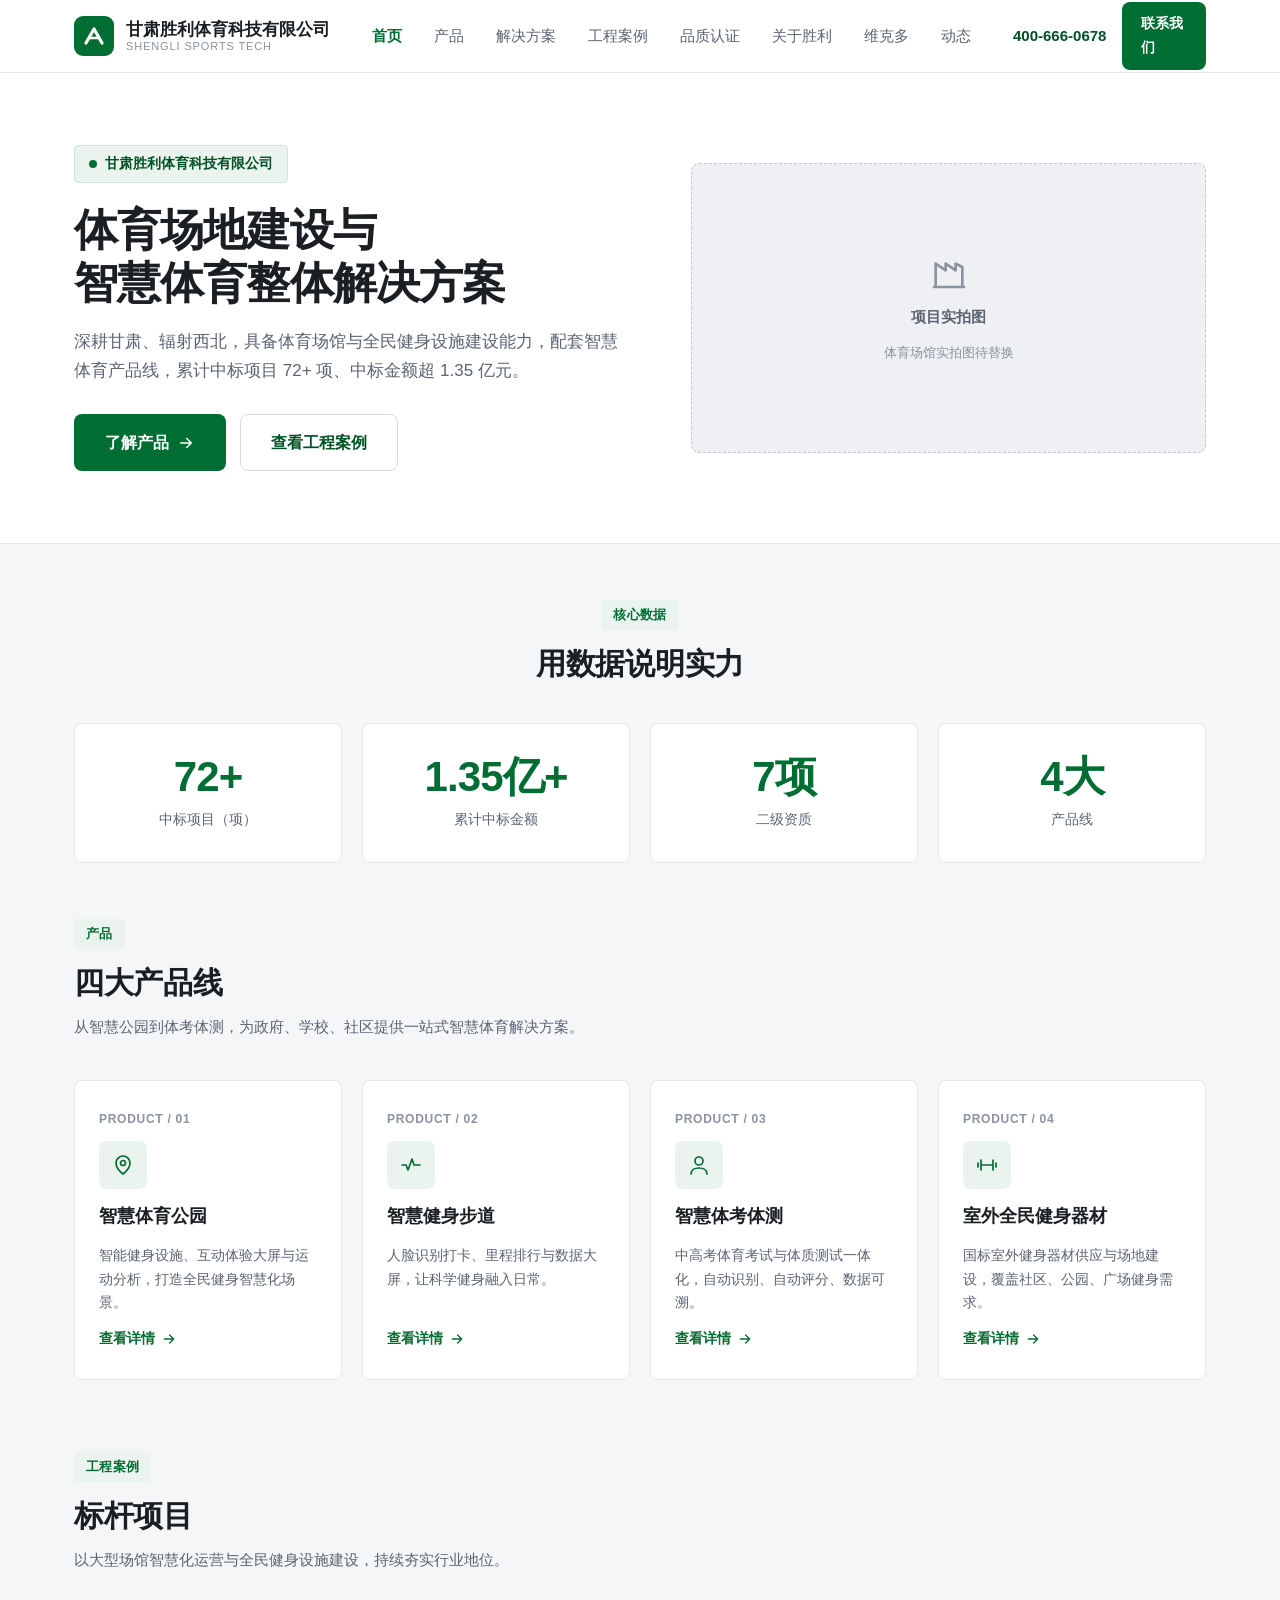
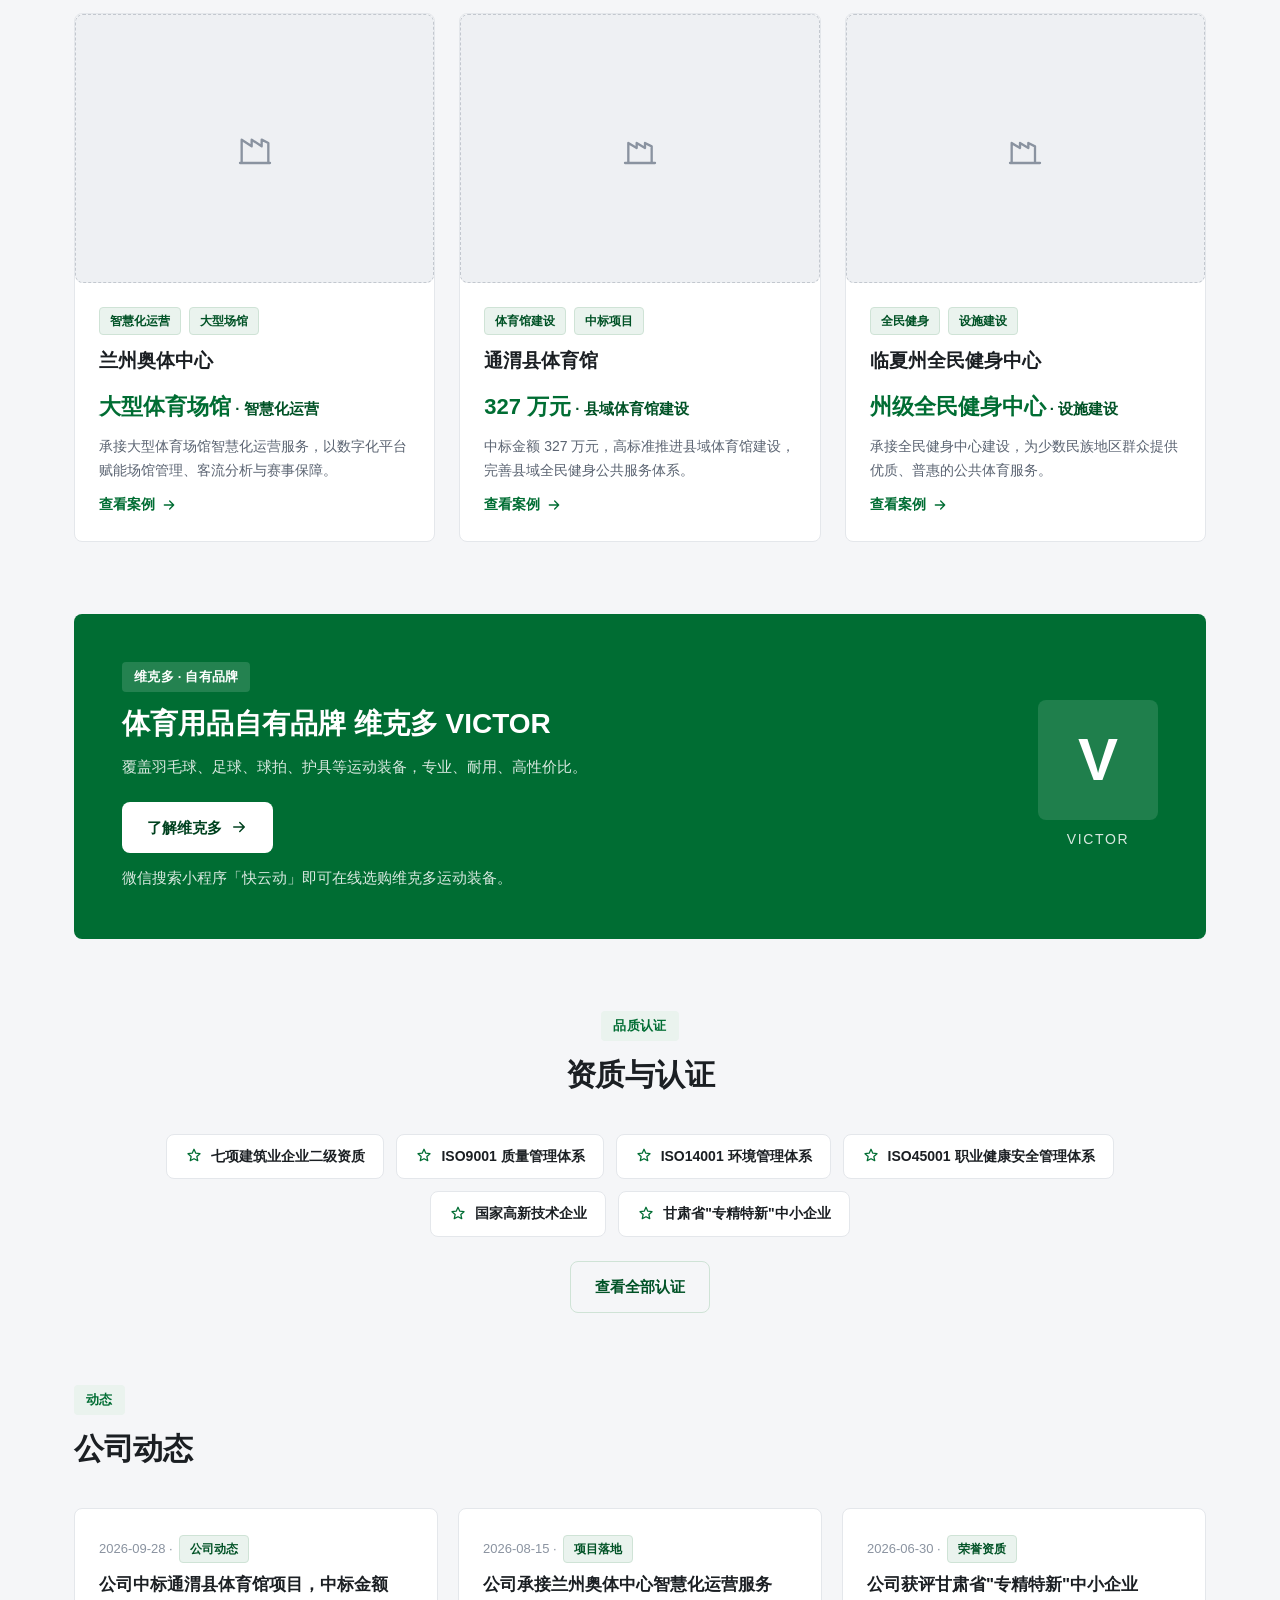
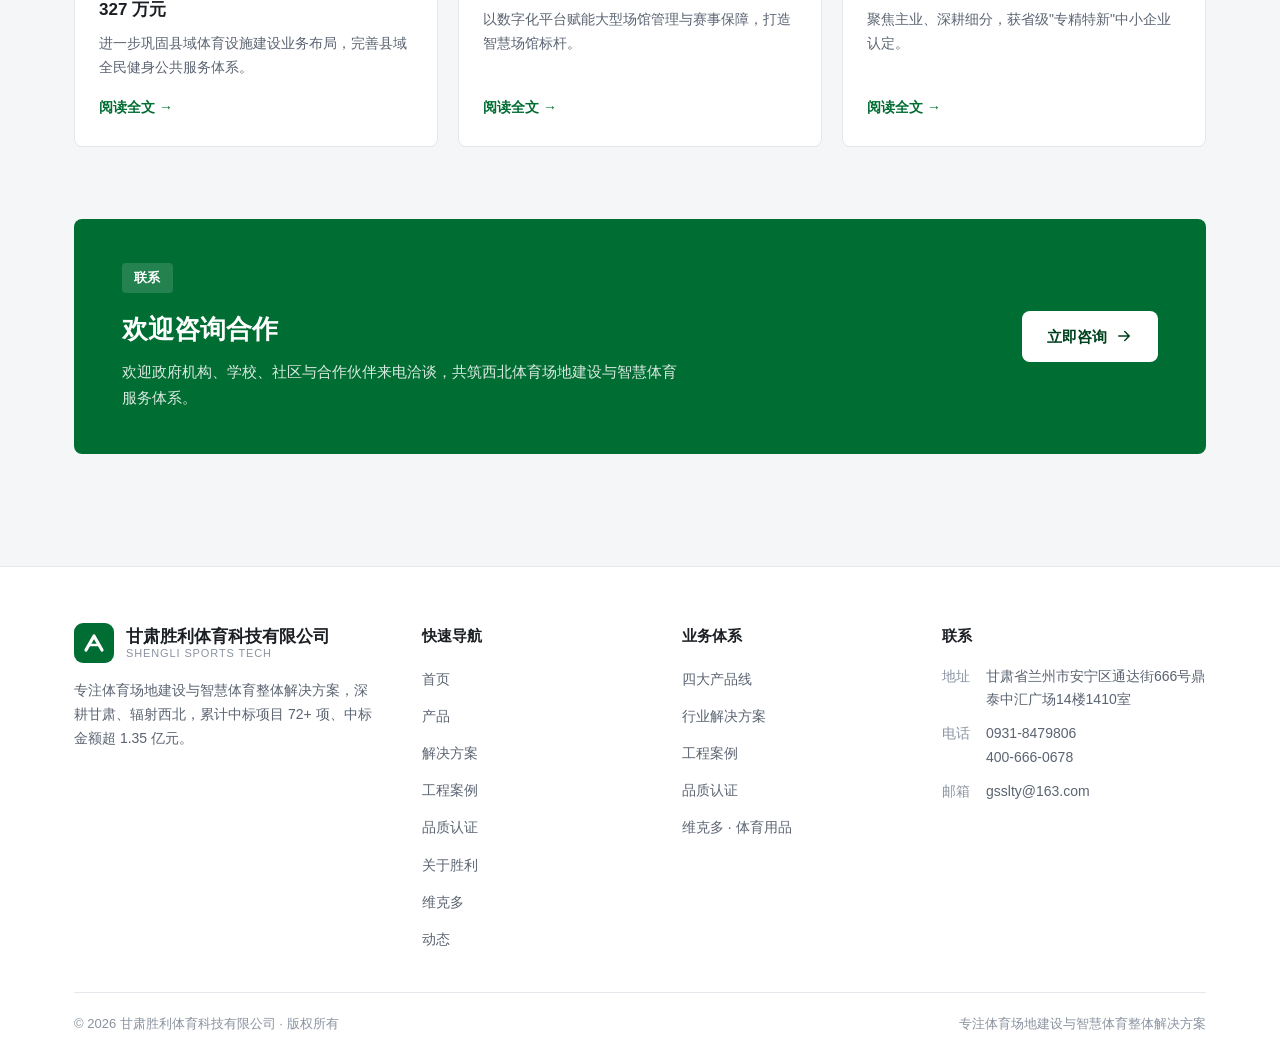
<file: index.html>
<!DOCTYPE html>
<html lang="zh-CN">
<head>
<meta charset="UTF-8">
<meta name="viewport" content="width=device-width, initial-scale=1.0">
<title>甘肃胜利体育科技有限公司 · 体育场地建设与智慧体育整体解决方案</title>
<meta name="description" content="甘肃胜利体育科技有限公司，专注体育场地建设与智慧体育整体解决方案。累计中标项目72+项、中标金额超1.35亿元，持有七项建筑业企业二级资质。">
<link rel="icon" href="data:image/svg+xml,%3Csvg xmlns='http://www.w3.org/2000/svg' viewBox='0 0 64 64'%3E%3Crect width='64' height='64' rx='14' fill='%23006d33'/%3E%3Cpath d='M18 44 L32 20 L46 44' stroke='white' stroke-width='5' fill='none' stroke-linecap='round' stroke-linejoin='round'/%3E%3C/svg%3E">
<link rel="stylesheet" href="assets/css/style.css">
</head>
<body>

<main>

  <!-- ===================== HERO ===================== -->
  <section class="hero">
    <div class="container">
      <div class="hero-inner">
        <div class="hero-copy">
          <div class="hero-badge"><span class="dot"></span>甘肃胜利体育科技有限公司</div>
          <h1>体育场地建设与<br>智慧体育整体解决方案</h1>
          <p class="lead">深耕甘肃、辐射西北，具备体育场馆与全民健身设施建设能力，配套智慧体育产品线，累计中标项目 72+ 项、中标金额超 1.35 亿元。</p>
          <div class="hero-actions">
            <a class="btn btn-primary btn-lg" href="products.html">了解产品
              <svg viewBox="0 0 24 24" fill="none" stroke="currentColor" stroke-width="2" stroke-linecap="round" stroke-linejoin="round"><path d="M5 12h14M13 6l6 6-6 6"/></svg>
            </a>
            <a class="btn btn-ghost btn-lg" href="cases.html">查看工程案例</a>
          </div>
        </div>
        <div class="hero-media">
          <div class="ph-img ratio-169">
            <svg viewBox="0 0 24 24" fill="none" stroke="currentColor" stroke-width="1.6" stroke-linecap="round" stroke-linejoin="round"><path d="M3 21h18M4 21V7l6 4V7l6 4V7l4 2v12"/></svg>
            <span class="ph-title">项目实拍图</span>
            <span class="ph-note">体育场馆实拍图待替换</span>
          </div>
        </div>
      </div>
    </div>
  </section>

  <!-- ===================== 核心数据 ===================== -->
  <section class="section-tight">
    <div class="container">
      <div class="section-head center">
        <span class="eyebrow">核心数据</span>
        <h2 class="section-title">用数据说明实力</h2>
      </div>
      <div class="bid-stats">
        <div class="bid-stat"><div class="v">72+</div><div class="l">中标项目（项）</div></div>
        <div class="bid-stat"><div class="v">1.35亿+</div><div class="l">累计中标金额</div></div>
        <div class="bid-stat"><div class="v">7项</div><div class="l">二级资质</div></div>
        <div class="bid-stat"><div class="v">4大</div><div class="l">产品线</div></div>
      </div>
    </div>
  </section>

  <!-- ===================== 产品 ===================== -->
  <section class="section" style="padding-top:0;">
    <div class="container">
      <div class="section-head">
        <span class="eyebrow">产品</span>
        <h2 class="section-title">四大产品线</h2>
        <p class="section-sub">从智慧公园到体考体测，为政府、学校、社区提供一站式智慧体育解决方案。</p>
      </div>
      <div class="product-grid">
        <a class="card product-card" href="products.html">
          <span class="idx">PRODUCT / 01</span>
          <div class="ico"><svg viewBox="0 0 24 24" fill="none" stroke="currentColor" stroke-width="1.7" stroke-linecap="round" stroke-linejoin="round"><path d="M12 21s-7-5.5-7-11a7 7 0 0 1 14 0c0 5.5-7 11-7 11z"/><circle cx="12" cy="10" r="2.5"/></svg></div>
          <h3>智慧体育公园</h3>
          <p>智能健身设施、互动体验大屏与运动分析，打造全民健身智慧化场景。</p>
          <span class="more">查看详情 <svg viewBox="0 0 24 24" fill="none" stroke="currentColor" stroke-width="2" stroke-linecap="round" stroke-linejoin="round"><path d="M5 12h14M13 6l6 6-6 6"/></svg></span>
        </a>
        <a class="card product-card" href="products.html">
          <span class="idx">PRODUCT / 02</span>
          <div class="ico"><svg viewBox="0 0 24 24" fill="none" stroke="currentColor" stroke-width="1.7" stroke-linecap="round" stroke-linejoin="round"><path d="M3 12h4l2 5 4-11 2 6h6"/></svg></div>
          <h3>智慧健身步道</h3>
          <p>人脸识别打卡、里程排行与数据大屏，让科学健身融入日常。</p>
          <span class="more">查看详情 <svg viewBox="0 0 24 24" fill="none" stroke="currentColor" stroke-width="2" stroke-linecap="round" stroke-linejoin="round"><path d="M5 12h14M13 6l6 6-6 6"/></svg></span>
        </a>
        <a class="card product-card" href="products.html">
          <span class="idx">PRODUCT / 03</span>
          <div class="ico"><svg viewBox="0 0 24 24" fill="none" stroke="currentColor" stroke-width="1.7" stroke-linecap="round" stroke-linejoin="round"><circle cx="12" cy="8" r="4"/><path d="M4 21c0-4 3.6-6 8-6s8 2 8 6"/></svg></div>
          <h3>智慧体考体测</h3>
          <p>中高考体育考试与体质测试一体化，自动识别、自动评分、数据可溯。</p>
          <span class="more">查看详情 <svg viewBox="0 0 24 24" fill="none" stroke="currentColor" stroke-width="2" stroke-linecap="round" stroke-linejoin="round"><path d="M5 12h14M13 6l6 6-6 6"/></svg></span>
        </a>
        <a class="card product-card" href="products.html">
          <span class="idx">PRODUCT / 04</span>
          <div class="ico"><svg viewBox="0 0 24 24" fill="none" stroke="currentColor" stroke-width="1.7" stroke-linecap="round" stroke-linejoin="round"><path d="M6 7v10M18 7v10M6 12h12"/><path d="M3 10v4M21 10v4"/></svg></div>
          <h3>室外全民健身器材</h3>
          <p>国标室外健身器材供应与场地建设，覆盖社区、公园、广场健身需求。</p>
          <span class="more">查看详情 <svg viewBox="0 0 24 24" fill="none" stroke="currentColor" stroke-width="2" stroke-linecap="round" stroke-linejoin="round"><path d="M5 12h14M13 6l6 6-6 6"/></svg></span>
        </a>
      </div>
    </div>
  </section>

  <!-- ===================== 工程案例 ===================== -->
  <section class="section" style="padding-top:0;">
    <div class="container">
      <div class="section-head">
        <span class="eyebrow">工程案例</span>
        <h2 class="section-title">标杆项目</h2>
        <p class="section-sub">以大型场馆智慧化运营与全民健身设施建设，持续夯实行业地位。</p>
      </div>
      <div class="case-grid">

        <div class="card case-card">
          <div class="cover ph-img ratio-43">
            <svg viewBox="0 0 24 24" fill="none" stroke="currentColor" stroke-width="1.4" stroke-linecap="round" stroke-linejoin="round"><path d="M3 21h18M4 21V7l6 4V7l6 4V7l4 2v12"/></svg>
          </div>
          <div class="body">
            <div class="meta"><span class="tag">智慧化运营</span><span class="tag">大型场馆</span></div>
            <h3>兰州奥体中心</h3>
            <div class="case-meta"><b>大型体育场馆</b><span> · 智慧化运营</span></div>
            <p>承接大型体育场馆智慧化运营服务，以数字化平台赋能场馆管理、客流分析与赛事保障。</p>
            <a class="more" href="cases.html">查看案例 <svg viewBox="0 0 24 24" fill="none" stroke="currentColor" stroke-width="2" stroke-linecap="round" stroke-linejoin="round"><path d="M5 12h14M13 6l6 6-6 6"/></svg></a>
          </div>
        </div>

        <div class="card case-card">
          <div class="cover ph-img ratio-43">
            <svg viewBox="0 0 24 24" fill="none" stroke="currentColor" stroke-width="1.4" stroke-linecap="round" stroke-linejoin="round"><path d="M3 21h18M5 21V9l5 3V9l5 3V9l4 2v10"/></svg>
          </div>
          <div class="body">
            <div class="meta"><span class="tag">体育馆建设</span><span class="tag">中标项目</span></div>
            <h3>通渭县体育馆</h3>
            <div class="case-meta"><b>327 万元</b><span> · 县域体育馆建设</span></div>
            <p>中标金额 327 万元，高标准推进县域体育馆建设，完善县域全民健身公共服务体系。</p>
            <a class="more" href="cases.html">查看案例 <svg viewBox="0 0 24 24" fill="none" stroke="currentColor" stroke-width="2" stroke-linecap="round" stroke-linejoin="round"><path d="M5 12h14M13 6l6 6-6 6"/></svg></a>
          </div>
        </div>

        <div class="card case-card">
          <div class="cover ph-img ratio-43">
            <svg viewBox="0 0 24 24" fill="none" stroke="currentColor" stroke-width="1.4" stroke-linecap="round" stroke-linejoin="round"><path d="M3 21h18M4 21V9l5 3V9l5 3V9l4 2v10"/></svg>
          </div>
          <div class="body">
            <div class="meta"><span class="tag">全民健身</span><span class="tag">设施建设</span></div>
            <h3>临夏州全民健身中心</h3>
            <div class="case-meta"><b>州级全民健身中心</b><span> · 设施建设</span></div>
            <p>承接全民健身中心建设，为少数民族地区群众提供优质、普惠的公共体育服务。</p>
            <a class="more" href="cases.html">查看案例 <svg viewBox="0 0 24 24" fill="none" stroke="currentColor" stroke-width="2" stroke-linecap="round" stroke-linejoin="round"><path d="M5 12h14M13 6l6 6-6 6"/></svg></a>
          </div>
        </div>

      </div>
    </div>
  </section>

  <!-- ===================== 维克多 ===================== -->
  <section class="section" style="padding-top:0;">
    <div class="container">
      <div class="victor-band">
        <div class="vb-body">
          <span class="eyebrow">维克多 · 自有品牌</span>
          <h2>体育用品自有品牌 维克多 VICTOR</h2>
          <p>覆盖羽毛球、足球、球拍、护具等运动装备，专业、耐用、高性价比。</p>
          <div class="vb-actions">
            <a class="btn btn-primary" href="victor.html">了解维克多
              <svg viewBox="0 0 24 24" fill="none" stroke="currentColor" stroke-width="2" stroke-linecap="round" stroke-linejoin="round"><path d="M5 12h14M13 6l6 6-6 6"/></svg>
            </a>
          </div>
          <p class="mp-hint">微信搜索小程序「快云动」即可在线选购维克多运动装备。</p>
        </div>
        <div class="vb-mark"><span>V</span><em>VICTOR</em></div>
      </div>
    </div>
  </section>

  <!-- ===================== 品质认证 ===================== -->
  <section class="section" style="padding-top:0;">
    <div class="container">
      <div class="section-head center">
        <span class="eyebrow">品质认证</span>
        <h2 class="section-title">资质与认证</h2>
      </div>
      <div class="honor-chips">
        <span class="honor-chip"><svg viewBox="0 0 24 24" fill="none" stroke="currentColor" stroke-width="1.7" stroke-linecap="round" stroke-linejoin="round"><path d="M12 3l2.4 5.3 5.6.6-4.2 3.8 1.2 5.5L12 15.6 7 18.2l1.2-5.5L4 8.9l5.6-.6z"/></svg>七项建筑业企业二级资质</span>
        <span class="honor-chip"><svg viewBox="0 0 24 24" fill="none" stroke="currentColor" stroke-width="1.7" stroke-linecap="round" stroke-linejoin="round"><path d="M12 3l2.4 5.3 5.6.6-4.2 3.8 1.2 5.5L12 15.6 7 18.2l1.2-5.5L4 8.9l5.6-.6z"/></svg>ISO9001 质量管理体系</span>
        <span class="honor-chip"><svg viewBox="0 0 24 24" fill="none" stroke="currentColor" stroke-width="1.7" stroke-linecap="round" stroke-linejoin="round"><path d="M12 3l2.4 5.3 5.6.6-4.2 3.8 1.2 5.5L12 15.6 7 18.2l1.2-5.5L4 8.9l5.6-.6z"/></svg>ISO14001 环境管理体系</span>
        <span class="honor-chip"><svg viewBox="0 0 24 24" fill="none" stroke="currentColor" stroke-width="1.7" stroke-linecap="round" stroke-linejoin="round"><path d="M12 3l2.4 5.3 5.6.6-4.2 3.8 1.2 5.5L12 15.6 7 18.2l1.2-5.5L4 8.9l5.6-.6z"/></svg>ISO45001 职业健康安全管理体系</span>
        <span class="honor-chip"><svg viewBox="0 0 24 24" fill="none" stroke="currentColor" stroke-width="1.7" stroke-linecap="round" stroke-linejoin="round"><path d="M12 3l2.4 5.3 5.6.6-4.2 3.8 1.2 5.5L12 15.6 7 18.2l1.2-5.5L4 8.9l5.6-.6z"/></svg>国家高新技术企业</span>
        <span class="honor-chip"><svg viewBox="0 0 24 24" fill="none" stroke="currentColor" stroke-width="1.7" stroke-linecap="round" stroke-linejoin="round"><path d="M12 3l2.4 5.3 5.6.6-4.2 3.8 1.2 5.5L12 15.6 7 18.2l1.2-5.5L4 8.9l5.6-.6z"/></svg>甘肃省"专精特新"中小企业</span>
      </div>
      <div style="text-align:center; margin-top:24px;">
        <a class="btn btn-ghost" href="qualifications.html">查看全部认证</a>
      </div>
    </div>
  </section>

  <!-- ===================== 动态 ===================== -->
  <section class="section" style="padding-top:0;">
    <div class="container">
      <div class="section-head">
        <span class="eyebrow">动态</span>
        <h2 class="section-title">公司动态</h2>
      </div>
      <div class="news-grid">
        <a class="card news-card" href="news.html">
          <div class="date">2026-09-28 · <span class="tag" style="margin-left:6px;">公司动态</span></div>
          <h3>公司中标通渭县体育馆项目，中标金额 327 万元</h3>
          <p>进一步巩固县域体育设施建设业务布局，完善县域全民健身公共服务体系。</p>
          <span class="more">阅读全文 →</span>
        </a>
        <a class="card news-card" href="news.html">
          <div class="date">2026-08-15 · <span class="tag" style="margin-left:6px;">项目落地</span></div>
          <h3>公司承接兰州奥体中心智慧化运营服务</h3>
          <p>以数字化平台赋能大型场馆管理与赛事保障，打造智慧场馆标杆。</p>
          <span class="more">阅读全文 →</span>
        </a>
        <a class="card news-card" href="news.html">
          <div class="date">2026-06-30 · <span class="tag" style="margin-left:6px;">荣誉资质</span></div>
          <h3>公司获评甘肃省"专精特新"中小企业</h3>
          <p>聚焦主业、深耕细分，获省级"专精特新"中小企业认定。</p>
          <span class="more">阅读全文 →</span>
        </a>
      </div>
    </div>
  </section>

  <!-- ===================== 联系 ===================== -->
  <section class="section" style="padding-top:0;">
    <div class="container">
      <div class="contact-strip">
        <div class="inner">
          <div>
            <span class="eyebrow">联系</span>
            <h2 style="margin-top:14px;">欢迎咨询合作</h2>
            <p>欢迎政府机构、学校、社区与合作伙伴来电洽谈，共筑西北体育场地建设与智慧体育服务体系。</p>
          </div>
          <a class="btn btn-primary" href="contact.html">立即咨询
            <svg viewBox="0 0 24 24" fill="none" stroke="currentColor" stroke-width="2" stroke-linecap="round" stroke-linejoin="round"><path d="M5 12h14M13 6l6 6-6 6"/></svg>
          </a>
        </div>
      </div>
    </div>
  </section>

</main>

<script src="assets/js/main.js"></script>
</body>
</html>
</file>
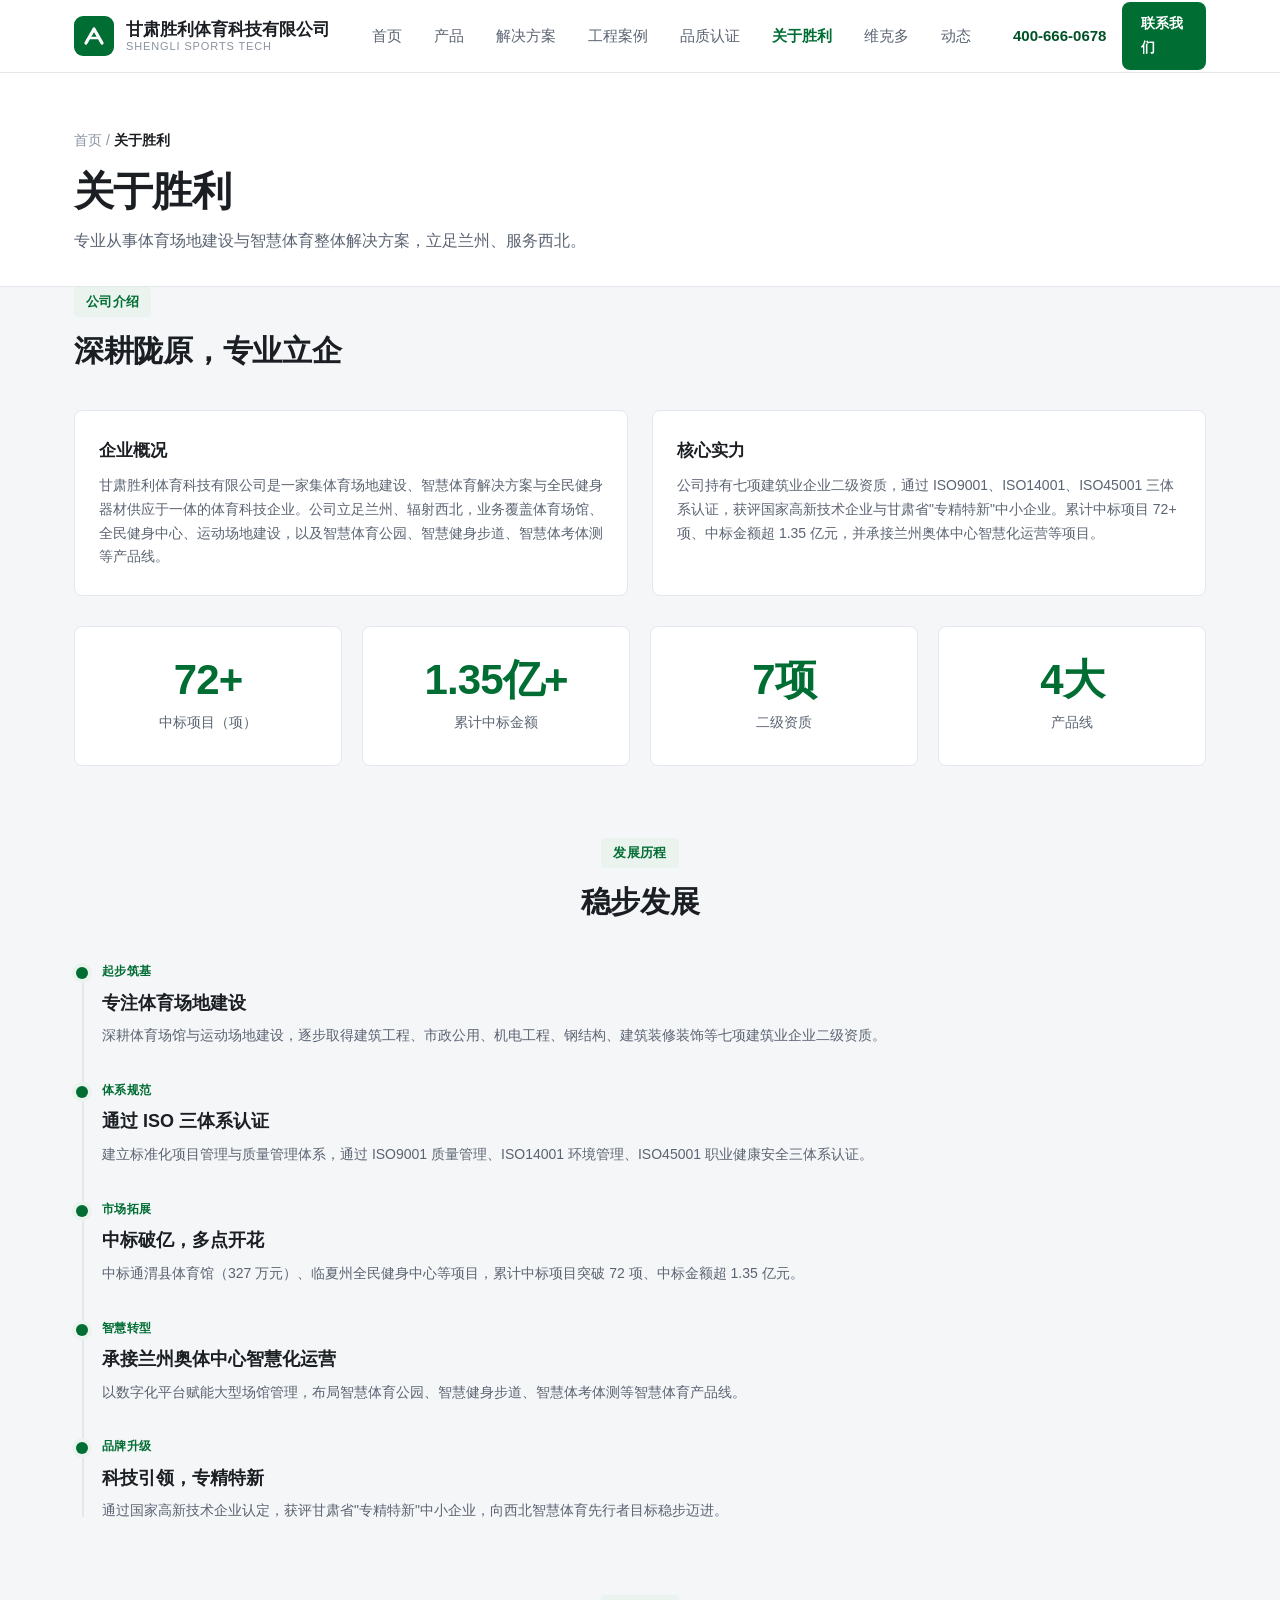
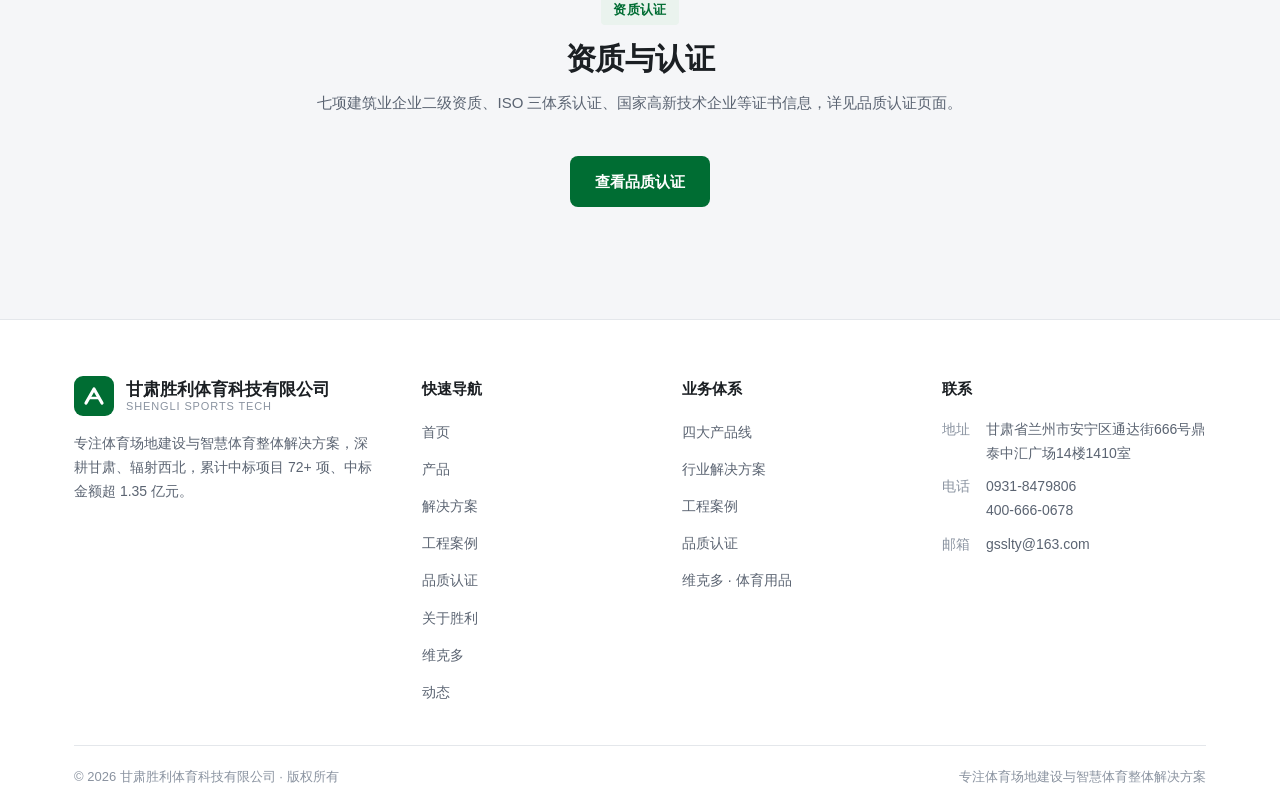
<file: about.html>
<!DOCTYPE html>
<html lang="zh-CN">
<head>
<meta charset="UTF-8">
<meta name="viewport" content="width=device-width, initial-scale=1.0">
<title>关于胜利 · 甘肃胜利体育科技有限公司</title>
<meta name="description" content="甘肃胜利体育科技有限公司介绍：集体育场地建设、智慧体育解决方案与全民健身器材供应于一体，持有七项建筑业企业二级资质，累计中标项目 72+ 项、中标金额超 1.35 亿元。">
<link rel="icon" href="data:image/svg+xml,%3Csvg xmlns='http://www.w3.org/2000/svg' viewBox='0 0 64 64'%3E%3Crect width='64' height='64' rx='14' fill='%23006d33'/%3E%3Cpath d='M18 44 L32 20 L46 44' stroke='white' stroke-width='5' fill='none' stroke-linecap='round' stroke-linejoin='round'/%3E%3C/svg%3E">
<link rel="stylesheet" href="assets/css/style.css">
</head>
<body>

<main>

  <section class="page-hero">
    <div class="container">
      <div class="crumb"><a href="index.html">首页</a> / <b>关于胜利</b></div>
      <h1>关于胜利</h1>
      <p class="sub">专业从事体育场地建设与智慧体育整体解决方案，立足兰州、服务西北。</p>
    </div>
  </section>

  <!-- 公司介绍 -->
  <section class="section" style="padding-top:0;">
    <div class="container">
      <div class="section-head">
        <span class="eyebrow">公司介绍</span>
        <h2 class="section-title">深耕陇原，专业立企</h2>
      </div>
      <div class="dual-grid">
        <div class="card position-card">
          <h3>企业概况</h3>
          <p>甘肃胜利体育科技有限公司是一家集体育场地建设、智慧体育解决方案与全民健身器材供应于一体的体育科技企业。公司立足兰州、辐射西北，业务覆盖体育场馆、全民健身中心、运动场地建设，以及智慧体育公园、智慧健身步道、智慧体考体测等产品线。</p>
        </div>
        <div class="card position-card">
          <h3>核心实力</h3>
          <p>公司持有七项建筑业企业二级资质，通过 ISO9001、ISO14001、ISO45001 三体系认证，获评国家高新技术企业与甘肃省"专精特新"中小企业。累计中标项目 72+ 项、中标金额超 1.35 亿元，并承接兰州奥体中心智慧化运营等项目。</p>
        </div>
      </div>
      <div class="bid-stats" style="margin-top:30px;">
        <div class="bid-stat"><div class="v">72+</div><div class="l">中标项目（项）</div></div>
        <div class="bid-stat"><div class="v">1.35亿+</div><div class="l">累计中标金额</div></div>
        <div class="bid-stat"><div class="v">7项</div><div class="l">二级资质</div></div>
        <div class="bid-stat"><div class="v">4大</div><div class="l">产品线</div></div>
      </div>
    </div>
  </section>

  <!-- 发展历程 -->
  <section class="section" style="padding-top:0;">
    <div class="container">
      <div class="section-head center">
        <span class="eyebrow">发展历程</span>
        <h2 class="section-title">稳步发展</h2>
      </div>
      <div class="timeline">
        <div class="tl-item"><span class="dot"></span><div class="stage">起步筑基</div><h3>专注体育场地建设</h3><p>深耕体育场馆与运动场地建设，逐步取得建筑工程、市政公用、机电工程、钢结构、建筑装修装饰等七项建筑业企业二级资质。</p></div>
        <div class="tl-item"><span class="dot"></span><div class="stage">体系规范</div><h3>通过 ISO 三体系认证</h3><p>建立标准化项目管理与质量管理体系，通过 ISO9001 质量管理、ISO14001 环境管理、ISO45001 职业健康安全三体系认证。</p></div>
        <div class="tl-item"><span class="dot"></span><div class="stage">市场拓展</div><h3>中标破亿，多点开花</h3><p>中标通渭县体育馆（327 万元）、临夏州全民健身中心等项目，累计中标项目突破 72 项、中标金额超 1.35 亿元。</p></div>
        <div class="tl-item"><span class="dot"></span><div class="stage">智慧转型</div><h3>承接兰州奥体中心智慧化运营</h3><p>以数字化平台赋能大型场馆管理，布局智慧体育公园、智慧健身步道、智慧体考体测等智慧体育产品线。</p></div>
        <div class="tl-item"><span class="dot"></span><div class="stage">品牌升级</div><h3>科技引领，专精特新</h3><p>通过国家高新技术企业认定，获评甘肃省"专精特新"中小企业，向西北智慧体育先行者目标稳步迈进。</p></div>
      </div>
    </div>
  </section>

  <!-- 资质认证入口 -->
  <section class="section" style="padding-top:0;">
    <div class="container">
      <div class="section-head center">
        <span class="eyebrow">资质认证</span>
        <h2 class="section-title">资质与认证</h2>
        <p class="section-sub">七项建筑业企业二级资质、ISO 三体系认证、国家高新技术企业等证书信息，详见品质认证页面。</p>
      </div>
      <div style="text-align:center;">
        <a class="btn btn-primary" href="qualifications.html">查看品质认证</a>
      </div>
    </div>
  </section>

</main>

<script src="assets/js/main.js"></script>
</body>
</html>
</file>
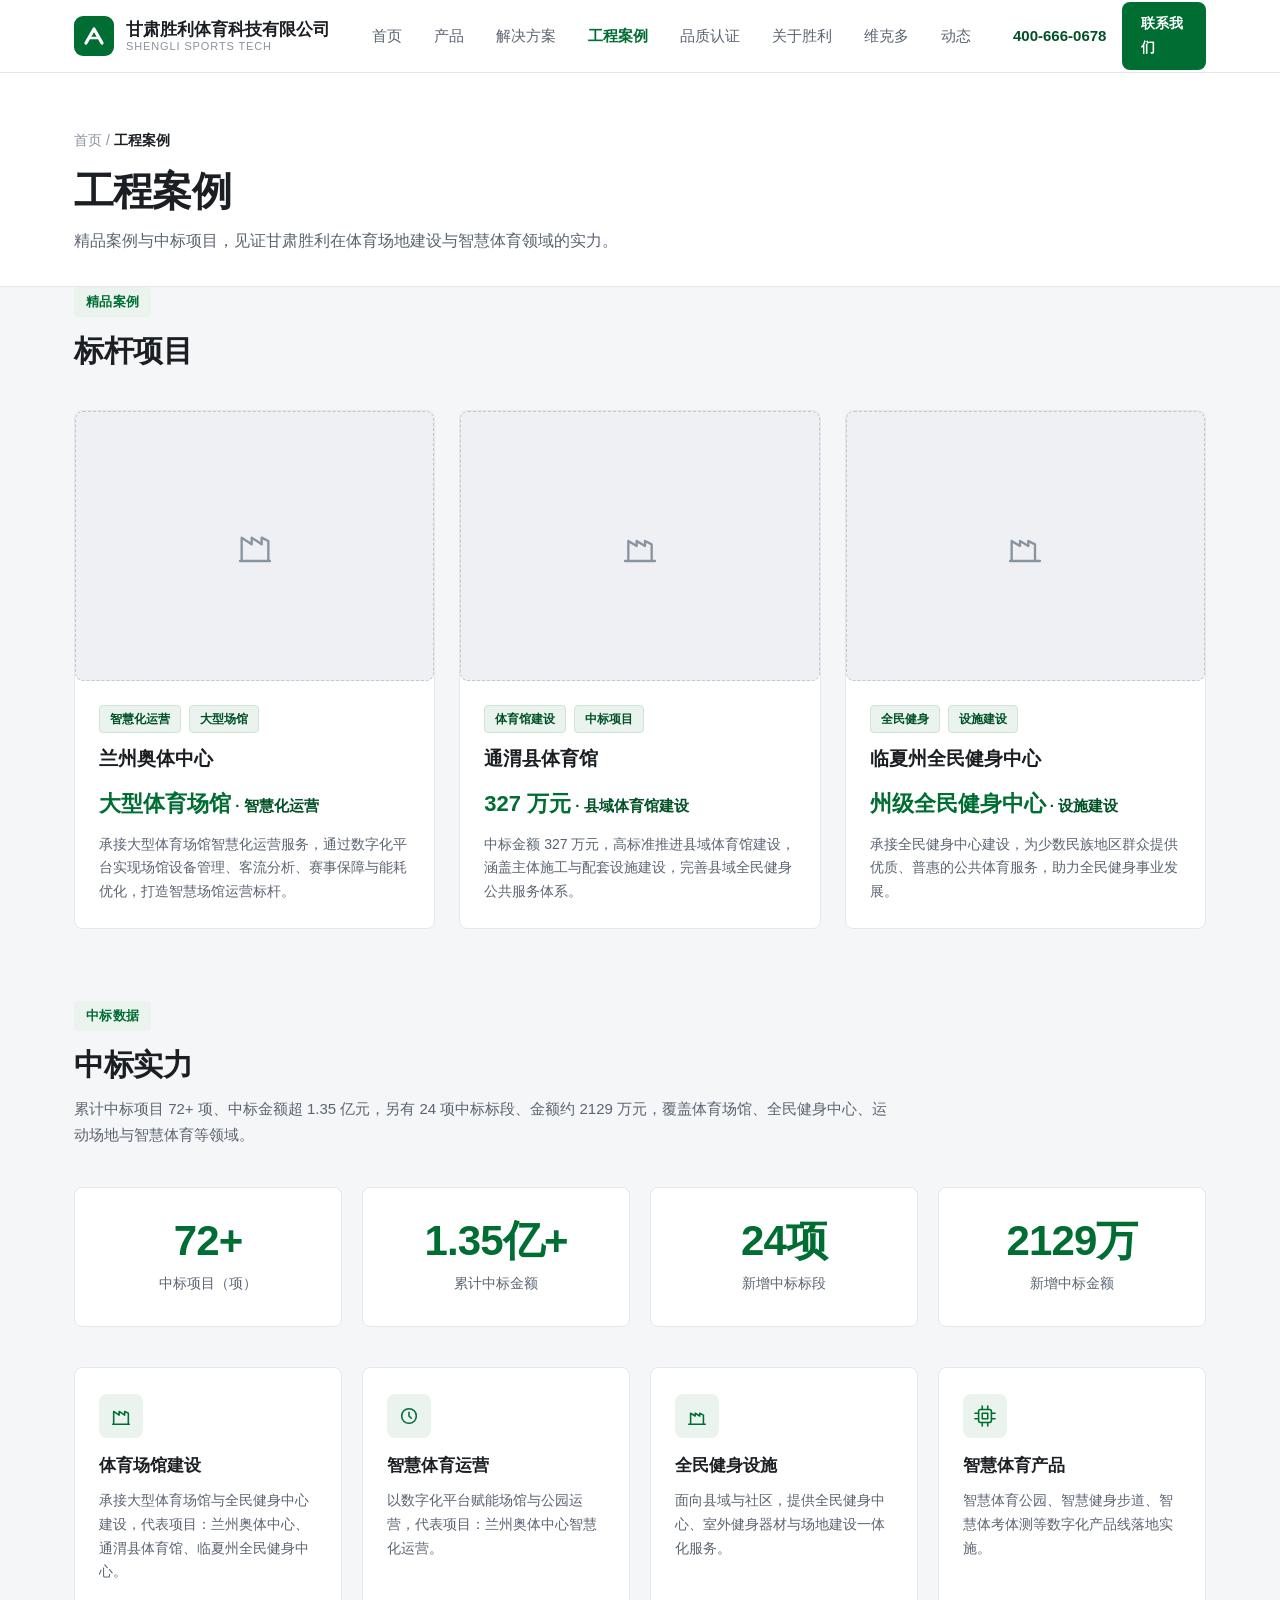
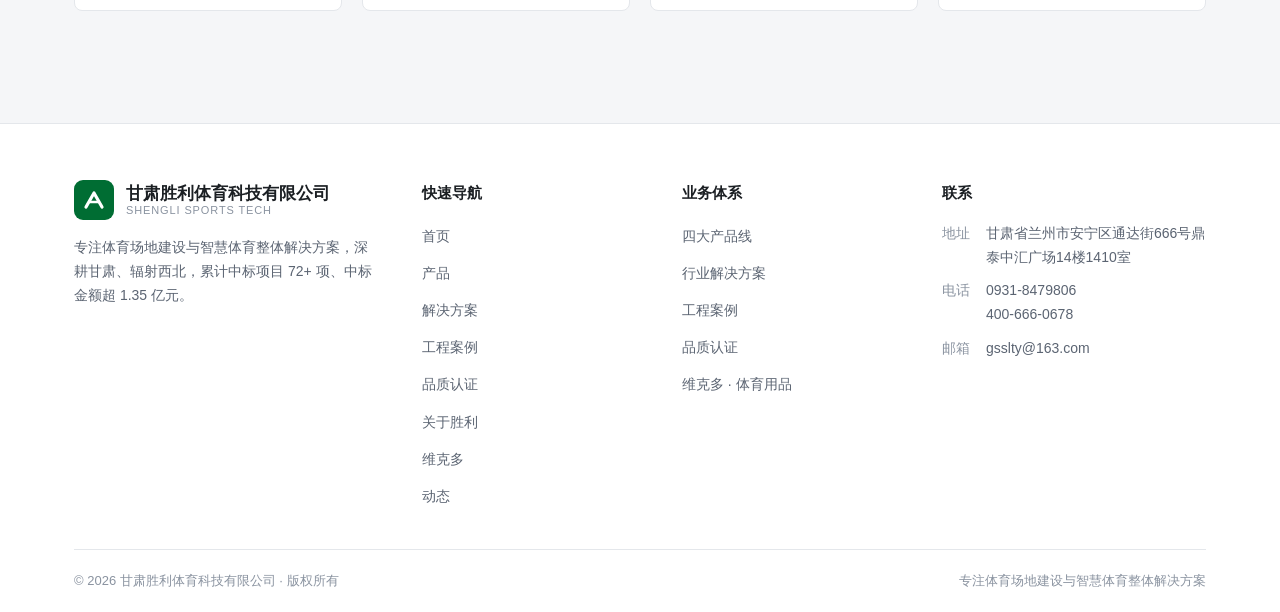
<file: cases.html>
<!DOCTYPE html>
<html lang="zh-CN">
<head>
<meta charset="UTF-8">
<meta name="viewport" content="width=device-width, initial-scale=1.0">
<title>工程案例 · 甘肃胜利体育科技有限公司</title>
<meta name="description" content="甘肃胜利体育科技工程案例：兰州奥体中心、通渭县体育馆（中标327万元）、临夏州全民健身中心，累计中标项目72+项、金额超1.35亿元。">
<link rel="icon" href="data:image/svg+xml,%3Csvg xmlns='http://www.w3.org/2000/svg' viewBox='0 0 64 64'%3E%3Crect width='64' height='64' rx='14' fill='%23006d33'/%3E%3Cpath d='M18 44 L32 20 L46 44' stroke='white' stroke-width='5' fill='none' stroke-linecap='round' stroke-linejoin='round'/%3E%3C/svg%3E">
<link rel="stylesheet" href="assets/css/style.css">
</head>
<body>

<main>

  <section class="page-hero">
    <div class="container">
      <div class="crumb"><a href="index.html">首页</a> / <b>工程案例</b></div>
      <h1>工程案例</h1>
      <p class="sub">精品案例与中标项目，见证甘肃胜利在体育场地建设与智慧体育领域的实力。</p>
    </div>
  </section>

  <!-- 精品案例 -->
  <section class="section" style="padding-top:0;">
    <div class="container">
      <div class="section-head">
        <span class="eyebrow">精品案例</span>
        <h2 class="section-title">标杆项目</h2>
      </div>
      <div class="case-grid">

        <div class="card case-card">
          <div class="cover ph-img ratio-43">
            <svg viewBox="0 0 24 24" fill="none" stroke="currentColor" stroke-width="1.4" stroke-linecap="round" stroke-linejoin="round"><path d="M3 21h18M4 21V7l6 4V7l6 4V7l4 2v12"/></svg>
          </div>
          <div class="body">
            <div class="meta"><span class="tag">智慧化运营</span><span class="tag">大型场馆</span></div>
            <h3>兰州奥体中心</h3>
            <div class="case-meta"><b>大型体育场馆</b><span> · 智慧化运营</span></div>
            <p>承接大型体育场馆智慧化运营服务，通过数字化平台实现场馆设备管理、客流分析、赛事保障与能耗优化，打造智慧场馆运营标杆。</p>
          </div>
        </div>

        <div class="card case-card">
          <div class="cover ph-img ratio-43">
            <svg viewBox="0 0 24 24" fill="none" stroke="currentColor" stroke-width="1.4" stroke-linecap="round" stroke-linejoin="round"><path d="M3 21h18M5 21V9l5 3V9l5 3V9l4 2v10"/></svg>
          </div>
          <div class="body">
            <div class="meta"><span class="tag">体育馆建设</span><span class="tag">中标项目</span></div>
            <h3>通渭县体育馆</h3>
            <div class="case-meta"><b>327 万元</b><span> · 县域体育馆建设</span></div>
            <p>中标金额 327 万元，高标准推进县域体育馆建设，涵盖主体施工与配套设施建设，完善县域全民健身公共服务体系。</p>
          </div>
        </div>

        <div class="card case-card">
          <div class="cover ph-img ratio-43">
            <svg viewBox="0 0 24 24" fill="none" stroke="currentColor" stroke-width="1.4" stroke-linecap="round" stroke-linejoin="round"><path d="M3 21h18M4 21V9l5 3V9l5 3V9l4 2v10"/></svg>
          </div>
          <div class="body">
            <div class="meta"><span class="tag">全民健身</span><span class="tag">设施建设</span></div>
            <h3>临夏州全民健身中心</h3>
            <div class="case-meta"><b>州级全民健身中心</b><span> · 设施建设</span></div>
            <p>承接全民健身中心建设，为少数民族地区群众提供优质、普惠的公共体育服务，助力全民健身事业发展。</p>
          </div>
        </div>

      </div>
    </div>
  </section>

  <!-- 中标项目 -->
  <section class="section" style="padding-top:0;">
    <div class="container">
      <div class="section-head">
        <span class="eyebrow">中标数据</span>
        <h2 class="section-title">中标实力</h2>
        <p class="section-sub">累计中标项目 72+ 项、中标金额超 1.35 亿元，另有 24 项中标标段、金额约 2129 万元，覆盖体育场馆、全民健身中心、运动场地与智慧体育等领域。</p>
      </div>
      <div class="bid-stats">
        <div class="bid-stat"><div class="v">72+</div><div class="l">中标项目（项）</div></div>
        <div class="bid-stat"><div class="v">1.35亿+</div><div class="l">累计中标金额</div></div>
        <div class="bid-stat"><div class="v">24项</div><div class="l">新增中标标段</div></div>
        <div class="bid-stat"><div class="v">2129万</div><div class="l">新增中标金额</div></div>
      </div>

      <div class="honor-grid" style="margin-top:40px;">
        <div class="card position-card">
          <div class="ico"><svg viewBox="0 0 24 24" fill="none" stroke="currentColor" stroke-width="1.7" stroke-linecap="round" stroke-linejoin="round"><path d="M3 21h18M4 21V7l6 4V7l6 4V7l4 2v12"/></svg></div>
          <h3>体育场馆建设</h3>
          <p>承接大型体育场馆与全民健身中心建设，代表项目：兰州奥体中心、通渭县体育馆、临夏州全民健身中心。</p>
        </div>
        <div class="card position-card">
          <div class="ico"><svg viewBox="0 0 24 24" fill="none" stroke="currentColor" stroke-width="1.7" stroke-linecap="round" stroke-linejoin="round"><circle cx="12" cy="12" r="8"/><path d="M12 8v4l2.5 2.5"/></svg></div>
          <h3>智慧体育运营</h3>
          <p>以数字化平台赋能场馆与公园运营，代表项目：兰州奥体中心智慧化运营。</p>
        </div>
        <div class="card position-card">
          <div class="ico"><svg viewBox="0 0 24 24" fill="none" stroke="currentColor" stroke-width="1.7" stroke-linecap="round" stroke-linejoin="round"><path d="M3 21h18M5 21V9l5 3V9l5 3V9l4 2v10"/></svg></div>
          <h3>全民健身设施</h3>
          <p>面向县域与社区，提供全民健身中心、室外健身器材与场地建设一体化服务。</p>
        </div>
        <div class="card position-card">
          <div class="ico"><svg viewBox="0 0 24 24" fill="none" stroke="currentColor" stroke-width="1.7" stroke-linecap="round" stroke-linejoin="round"><rect x="5" y="5" width="14" height="14" rx="2"/><path d="M9 1v4M15 1v4M9 19v4M15 19v4M1 9h4M1 15h4M19 9h4M19 15h4M9 9h6v6H9z"/></svg></div>
          <h3>智慧体育产品</h3>
          <p>智慧体育公园、智慧健身步道、智慧体考体测等数字化产品线落地实施。</p>
        </div>
      </div>
    </div>
  </section>

</main>

<script src="assets/js/main.js"></script>
</body>
</html>
</file>
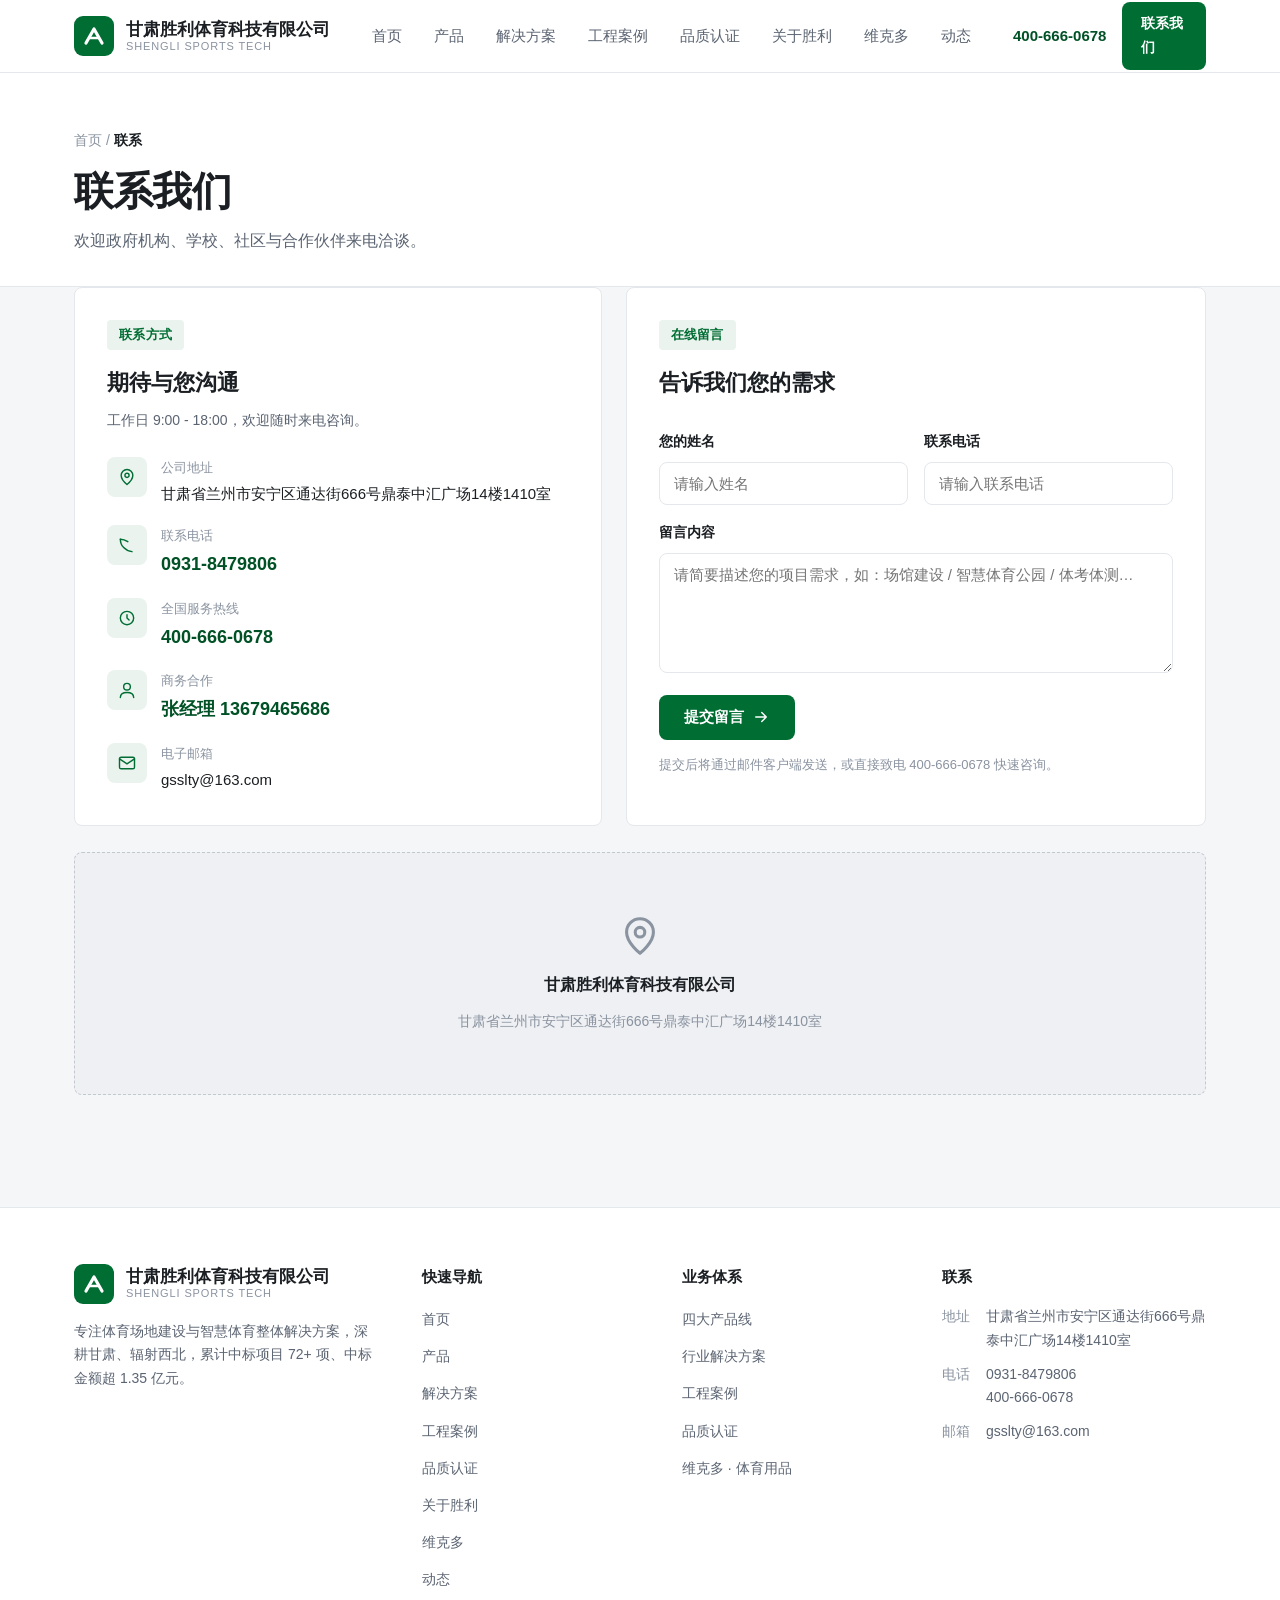
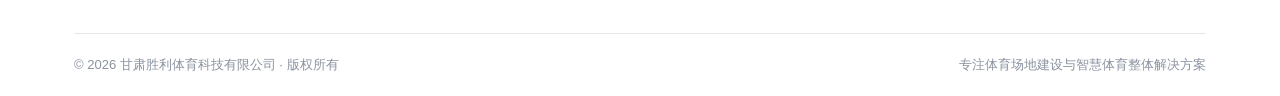
<file: contact.html>
<!DOCTYPE html>
<html lang="zh-CN">
<head>
<meta charset="UTF-8">
<meta name="viewport" content="width=device-width, initial-scale=1.0">
<title>联系 · 甘肃胜利体育科技有限公司</title>
<meta name="description" content="联系甘肃胜利体育科技有限公司：甘肃省兰州市安宁区通达街666号鼎泰中汇广场14楼1410室，0931-8479806，400-666-0678。">
<link rel="icon" href="data:image/svg+xml,%3Csvg xmlns='http://www.w3.org/2000/svg' viewBox='0 0 64 64'%3E%3Crect width='64' height='64' rx='14' fill='%23006d33'/%3E%3Cpath d='M18 44 L32 20 L46 44' stroke='white' stroke-width='5' fill='none' stroke-linecap='round' stroke-linejoin='round'/%3E%3C/svg%3E">
<link rel="stylesheet" href="assets/css/style.css">
</head>
<body>

<main>

  <section class="page-hero">
    <div class="container">
      <div class="crumb"><a href="index.html">首页</a> / <b>联系</b></div>
      <h1>联系我们</h1>
      <p class="sub">欢迎政府机构、学校、社区与合作伙伴来电洽谈。</p>
    </div>
  </section>

  <section class="section" style="padding-top:0;">
    <div class="container">
      <div class="contact-grid">

        <div class="card contact-info-card">
          <div class="head">
            <span class="eyebrow">联系方式</span>
            <h2 style="margin-top:14px;">期待与您沟通</h2>
            <p>工作日 9:00 - 18:00，欢迎随时来电咨询。</p>
          </div>
          <ul class="info-list">
            <li>
              <span class="ico"><svg viewBox="0 0 24 24" fill="none" stroke="currentColor" stroke-width="1.7" stroke-linecap="round" stroke-linejoin="round"><path d="M12 21s-7-5.5-7-11a7 7 0 0 1 14 0c0 5.5-7 11-7 11z"/><circle cx="12" cy="10" r="2.5"/></svg></span>
              <div><div class="k">公司地址</div><div class="v">甘肃省兰州市安宁区通达街666号鼎泰中汇广场14楼1410室</div></div>
            </li>
            <li>
              <span class="ico"><svg viewBox="0 0 24 24" fill="none" stroke="currentColor" stroke-width="1.7" stroke-linecap="round" stroke-linejoin="round"><path d="M4 5c0 8 6 14 14 15"/><path d="M4 5c3 0 6 1 9 3"/></svg></span>
              <div><div class="k">联系电话</div><div class="v phone">0931-8479806</div></div>
            </li>
            <li>
              <span class="ico"><svg viewBox="0 0 24 24" fill="none" stroke="currentColor" stroke-width="1.7" stroke-linecap="round" stroke-linejoin="round"><circle cx="12" cy="12" r="8"/><path d="M12 8v4l2.5 2.5"/></svg></span>
              <div><div class="k">全国服务热线</div><div class="v phone">400-666-0678</div></div>
            </li>
            <li>
              <span class="ico"><svg viewBox="0 0 24 24" fill="none" stroke="currentColor" stroke-width="1.7" stroke-linecap="round" stroke-linejoin="round"><circle cx="12" cy="8" r="4"/><path d="M4 21c0-4 3.6-6 8-6s8 2 8 6"/></svg></span>
              <div><div class="k">商务合作</div><div class="v phone">张经理 13679465686</div></div>
            </li>
            <li>
              <span class="ico"><svg viewBox="0 0 24 24" fill="none" stroke="currentColor" stroke-width="1.7" stroke-linecap="round" stroke-linejoin="round"><rect x="3" y="5" width="18" height="14" rx="2"/><path d="M3 7l9 6 9-6"/></svg></span>
              <div><div class="k">电子邮箱</div><div class="v">gsslty@163.com</div></div>
            </li>
          </ul>
        </div>

        <div class="card form-card">
          <div class="head" style="margin-bottom:28px;">
            <span class="eyebrow">在线留言</span>
            <h2 style="margin-top:14px; font-size:1.4rem;">告诉我们您的需求</h2>
          </div>
          <form id="contactForm">
            <div class="form-grid">
              <div class="form-field">
                <label for="cf-name">您的姓名</label>
                <input id="cf-name" type="text" placeholder="请输入姓名" required>
              </div>
              <div class="form-field">
                <label for="cf-phone">联系电话</label>
                <input id="cf-phone" type="tel" placeholder="请输入联系电话" required>
              </div>
              <div class="form-field full">
                <label for="cf-msg">留言内容</label>
                <textarea id="cf-msg" placeholder="请简要描述您的项目需求，如：场馆建设 / 智慧体育公园 / 体考体测…"></textarea>
              </div>
            </div>
            <button class="btn btn-primary" type="submit" style="margin-top:22px;">提交留言
              <svg viewBox="0 0 24 24" fill="none" stroke="currentColor" stroke-width="2" stroke-linecap="round" stroke-linejoin="round"><path d="M5 12h14M13 6l6 6-6 6"/></svg>
            </button>
            <p class="form-note">提交后将通过邮件客户端发送，或直接致电 400-666-0678 快速咨询。</p>
          </form>
        </div>

      </div>

      <!-- 位置示意 -->
      <div class="map-ph" style="margin-top:26px;">
        <svg viewBox="0 0 24 24" fill="none" stroke="currentColor" stroke-width="1.6" stroke-linecap="round" stroke-linejoin="round"><path d="M12 21s-7-5.5-7-11a7 7 0 0 1 14 0c0 5.5-7 11-7 11z"/><circle cx="12" cy="10" r="2.5"/></svg>
        <div class="t">甘肃胜利体育科技有限公司</div>
        <div class="n">甘肃省兰州市安宁区通达街666号鼎泰中汇广场14楼1410室</div>
      </div>
    </div>
  </section>

</main>

<script src="assets/js/main.js"></script>
</body>
</html>
</file>
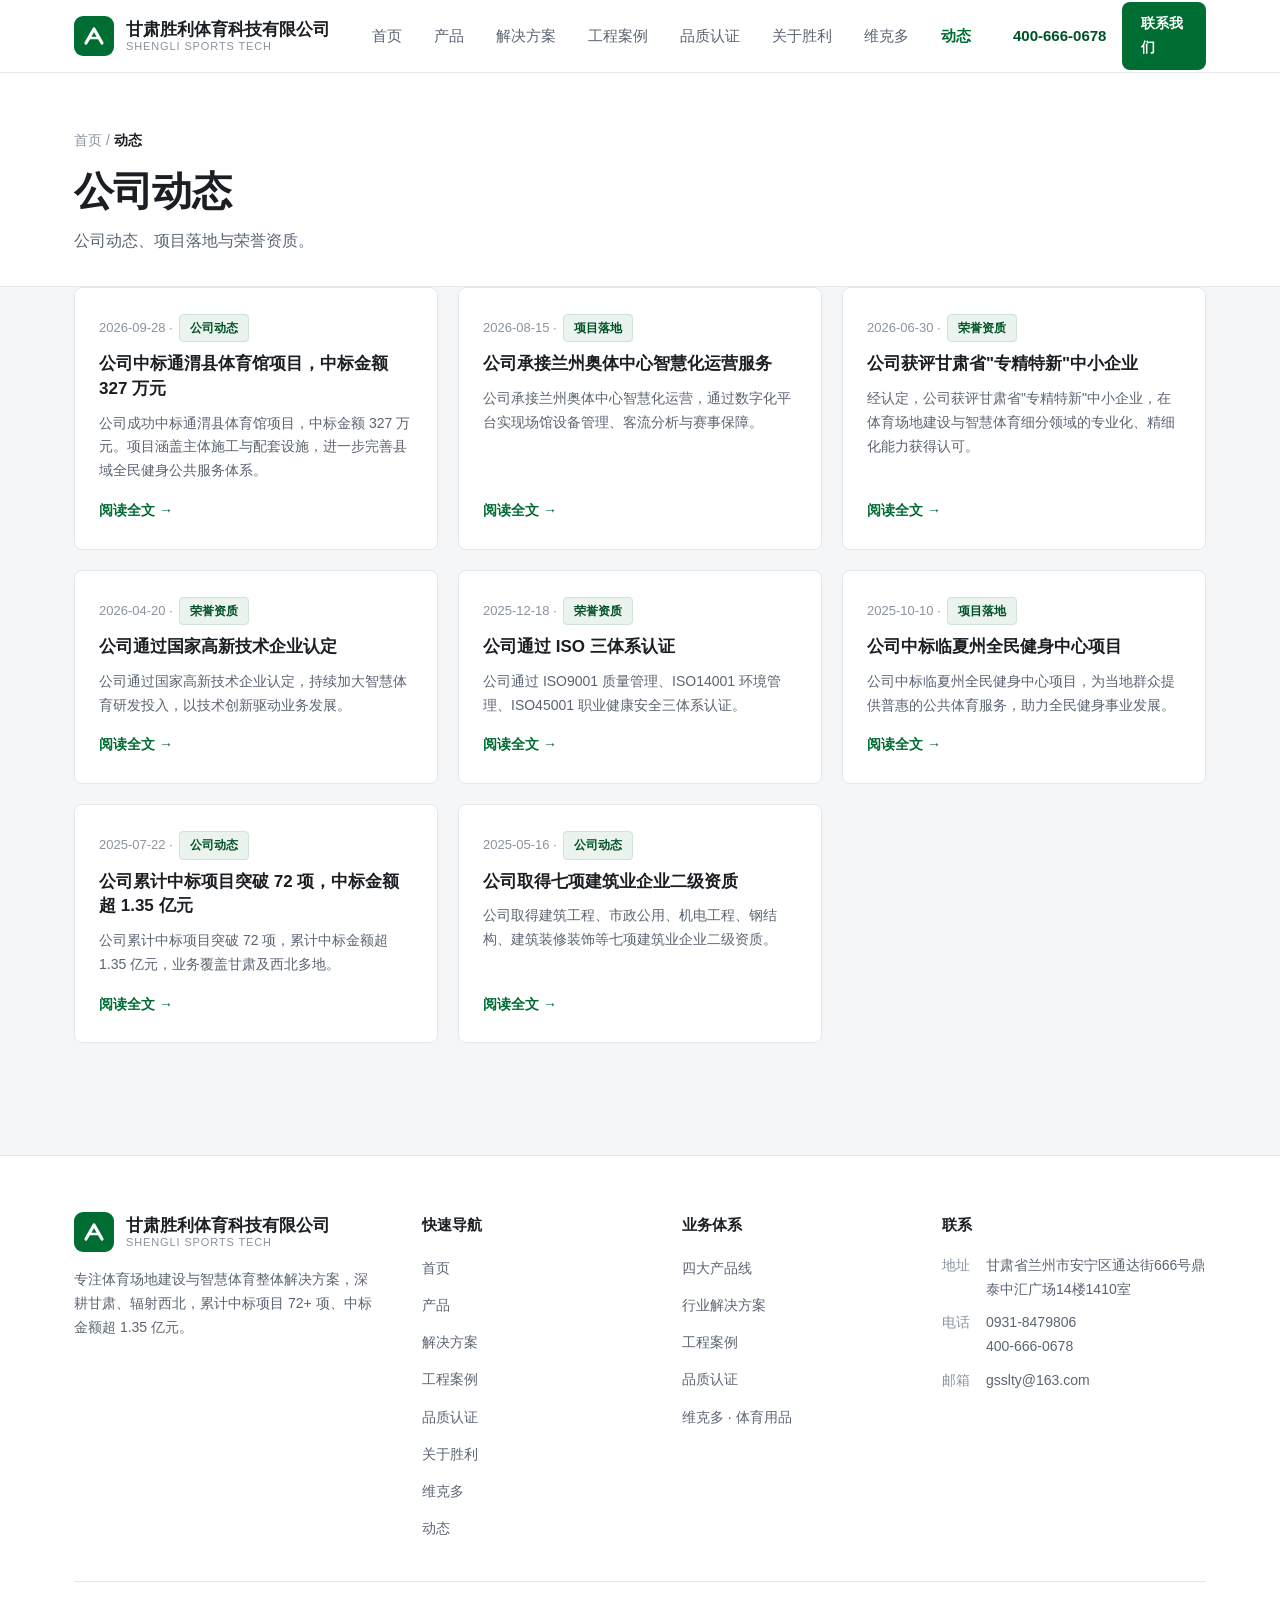
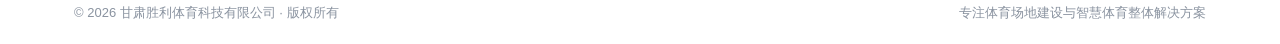
<file: news.html>
<!DOCTYPE html>
<html lang="zh-CN">
<head>
<meta charset="UTF-8">
<meta name="viewport" content="width=device-width, initial-scale=1.0">
<title>动态 · 甘肃胜利体育科技有限公司</title>
<meta name="description" content="甘肃胜利体育科技有限公司动态：公司动态、项目落地与荣誉资质。">
<link rel="icon" href="data:image/svg+xml,%3Csvg xmlns='http://www.w3.org/2000/svg' viewBox='0 0 64 64'%3E%3Crect width='64' height='64' rx='14' fill='%23006d33'/%3E%3Cpath d='M18 44 L32 20 L46 44' stroke='white' stroke-width='5' fill='none' stroke-linecap='round' stroke-linejoin='round'/%3E%3C/svg%3E">
<link rel="stylesheet" href="assets/css/style.css">
</head>
<body>

<main>

  <section class="page-hero">
    <div class="container">
      <div class="crumb"><a href="index.html">首页</a> / <b>动态</b></div>
      <h1>公司动态</h1>
      <p class="sub">公司动态、项目落地与荣誉资质。</p>
    </div>
  </section>

  <section class="section" style="padding-top:0;">
    <div class="container">
      <div class="news-grid">

        <article class="card news-card">
          <div class="date">2026-09-28 · <span class="tag" style="margin-left:6px;">公司动态</span></div>
          <h3>公司中标通渭县体育馆项目，中标金额 327 万元</h3>
          <p>公司成功中标通渭县体育馆项目，中标金额 327 万元。项目涵盖主体施工与配套设施，进一步完善县域全民健身公共服务体系。</p>
          <span class="more">阅读全文 →</span>
        </article>

        <article class="card news-card">
          <div class="date">2026-08-15 · <span class="tag" style="margin-left:6px;">项目落地</span></div>
          <h3>公司承接兰州奥体中心智慧化运营服务</h3>
          <p>公司承接兰州奥体中心智慧化运营，通过数字化平台实现场馆设备管理、客流分析与赛事保障。</p>
          <span class="more">阅读全文 →</span>
        </article>

        <article class="card news-card">
          <div class="date">2026-06-30 · <span class="tag" style="margin-left:6px;">荣誉资质</span></div>
          <h3>公司获评甘肃省"专精特新"中小企业</h3>
          <p>经认定，公司获评甘肃省"专精特新"中小企业，在体育场地建设与智慧体育细分领域的专业化、精细化能力获得认可。</p>
          <span class="more">阅读全文 →</span>
        </article>

        <article class="card news-card">
          <div class="date">2026-04-20 · <span class="tag" style="margin-left:6px;">荣誉资质</span></div>
          <h3>公司通过国家高新技术企业认定</h3>
          <p>公司通过国家高新技术企业认定，持续加大智慧体育研发投入，以技术创新驱动业务发展。</p>
          <span class="more">阅读全文 →</span>
        </article>

        <article class="card news-card">
          <div class="date">2025-12-18 · <span class="tag" style="margin-left:6px;">荣誉资质</span></div>
          <h3>公司通过 ISO 三体系认证</h3>
          <p>公司通过 ISO9001 质量管理、ISO14001 环境管理、ISO45001 职业健康安全三体系认证。</p>
          <span class="more">阅读全文 →</span>
        </article>

        <article class="card news-card">
          <div class="date">2025-10-10 · <span class="tag" style="margin-left:6px;">项目落地</span></div>
          <h3>公司中标临夏州全民健身中心项目</h3>
          <p>公司中标临夏州全民健身中心项目，为当地群众提供普惠的公共体育服务，助力全民健身事业发展。</p>
          <span class="more">阅读全文 →</span>
        </article>

        <article class="card news-card">
          <div class="date">2025-07-22 · <span class="tag" style="margin-left:6px;">公司动态</span></div>
          <h3>公司累计中标项目突破 72 项，中标金额超 1.35 亿元</h3>
          <p>公司累计中标项目突破 72 项，累计中标金额超 1.35 亿元，业务覆盖甘肃及西北多地。</p>
          <span class="more">阅读全文 →</span>
        </article>

        <article class="card news-card">
          <div class="date">2025-05-16 · <span class="tag" style="margin-left:6px;">公司动态</span></div>
          <h3>公司取得七项建筑业企业二级资质</h3>
          <p>公司取得建筑工程、市政公用、机电工程、钢结构、建筑装修装饰等七项建筑业企业二级资质。</p>
          <span class="more">阅读全文 →</span>
        </article>

      </div>
    </div>
  </section>

</main>

<script src="assets/js/main.js"></script>
</body>
</html>
</file>
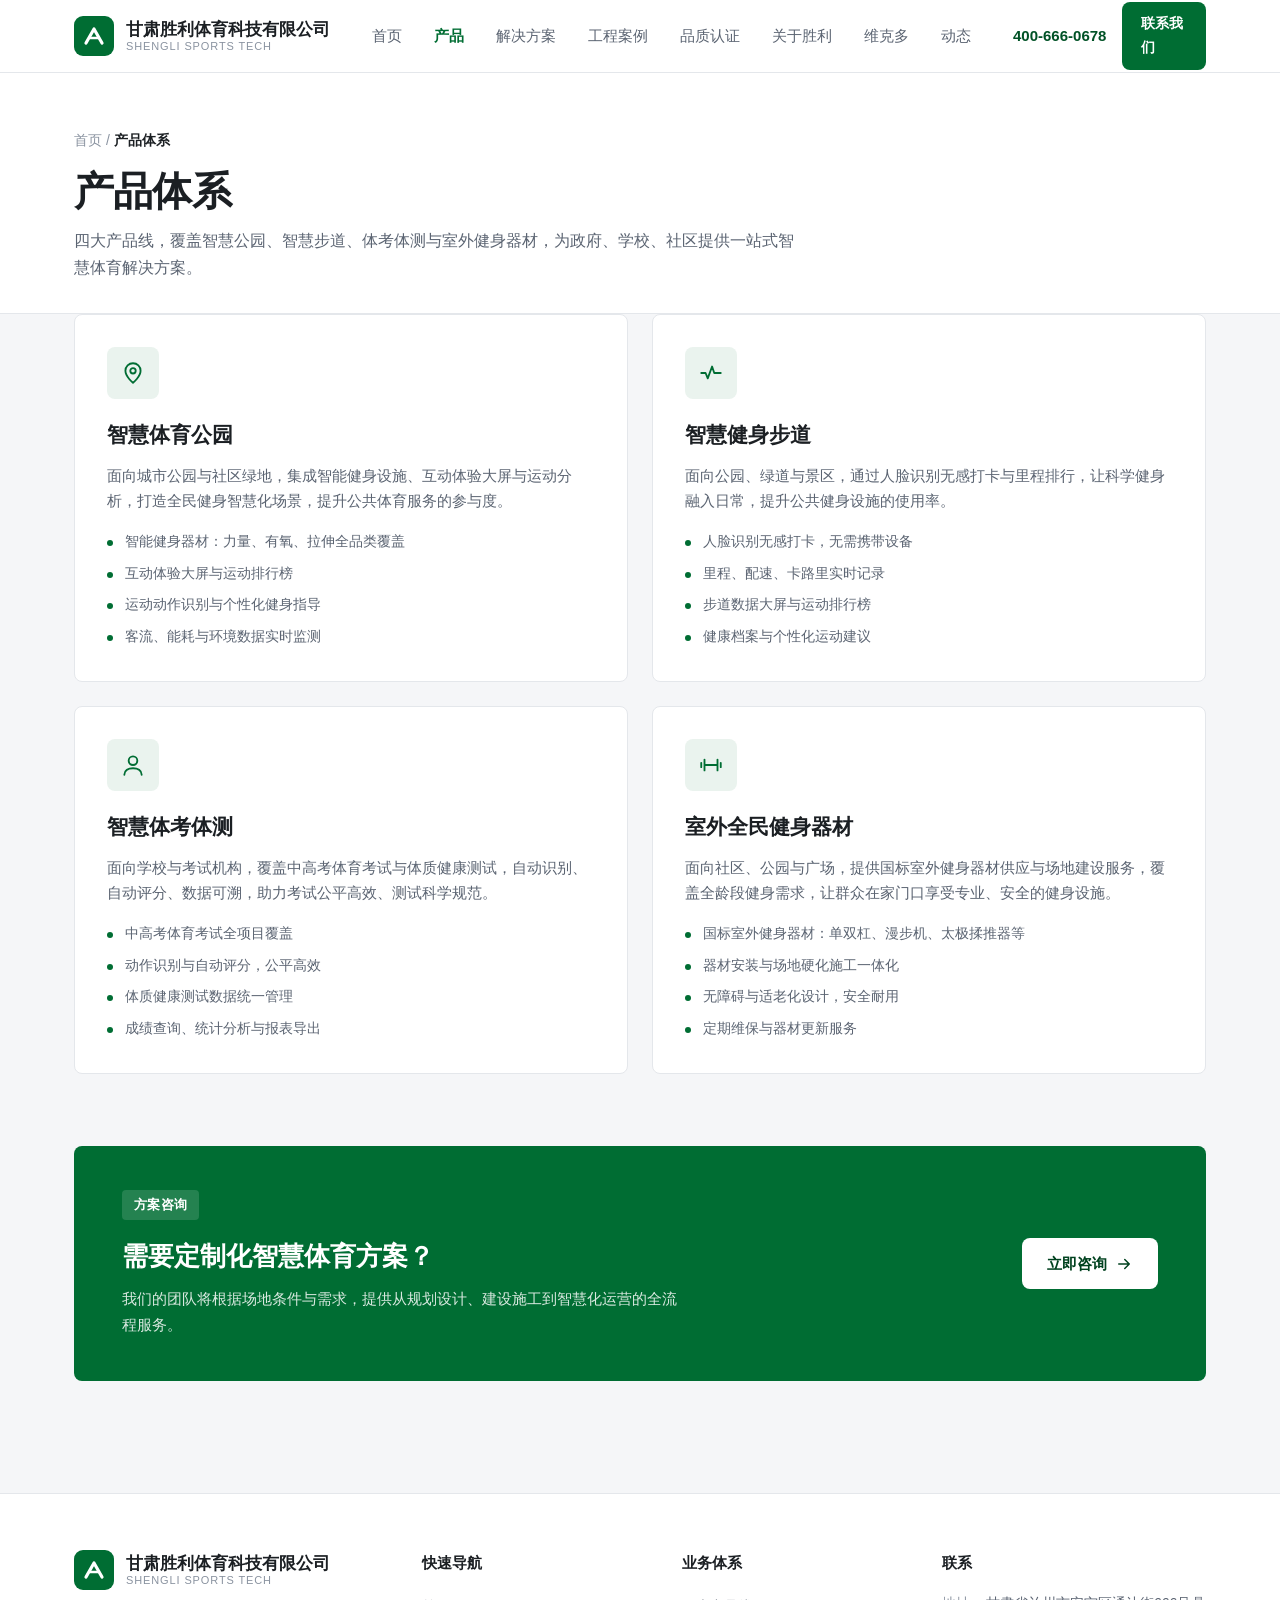
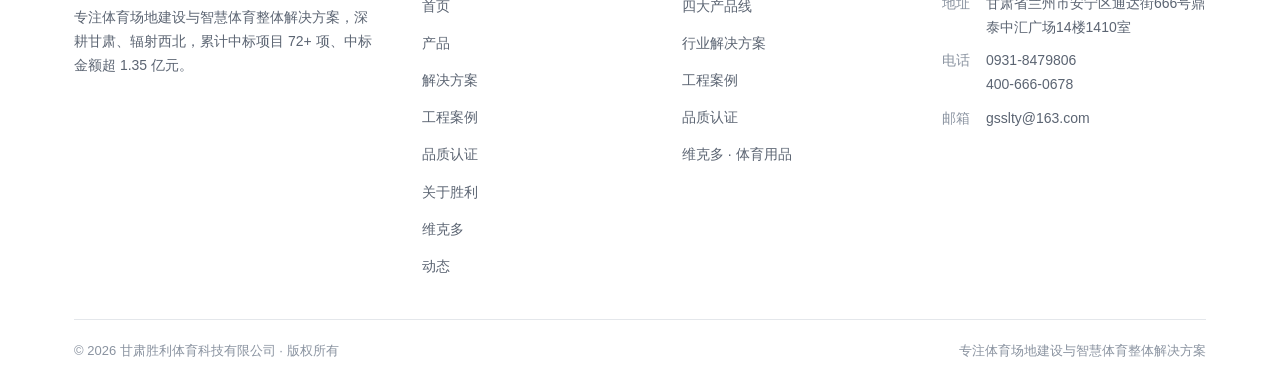
<file: products.html>
<!DOCTYPE html>
<html lang="zh-CN">
<head>
<meta charset="UTF-8">
<meta name="viewport" content="width=device-width, initial-scale=1.0">
<title>产品体系 · 甘肃胜利体育科技有限公司</title>
<meta name="description" content="智慧体育公园、智慧健身步道、智慧体考体测、室外全民健身器材四大产品线，一站式智慧体育解决方案。">
<link rel="icon" href="data:image/svg+xml,%3Csvg xmlns='http://www.w3.org/2000/svg' viewBox='0 0 64 64'%3E%3Crect width='64' height='64' rx='14' fill='%23006d33'/%3E%3Cpath d='M18 44 L32 20 L46 44' stroke='white' stroke-width='5' fill='none' stroke-linecap='round' stroke-linejoin='round'/%3E%3C/svg%3E">
<link rel="stylesheet" href="assets/css/style.css">
</head>
<body>

<main>

  <section class="page-hero">
    <div class="container">
      <div class="crumb"><a href="index.html">首页</a> / <b>产品体系</b></div>
      <h1>产品体系</h1>
      <p class="sub">四大产品线，覆盖智慧公园、智慧步道、体考体测与室外健身器材，为政府、学校、社区提供一站式智慧体育解决方案。</p>
    </div>
  </section>

  <section class="section" style="padding-top:0;">
    <div class="container">
      <div class="product-detail">

        <div class="card pd-card">
          <div class="ico"><svg viewBox="0 0 24 24" fill="none" stroke="currentColor" stroke-width="1.7" stroke-linecap="round" stroke-linejoin="round"><path d="M12 21s-7-5.5-7-11a7 7 0 0 1 14 0c0 5.5-7 11-7 11z"/><circle cx="12" cy="10" r="2.5"/></svg></div>
          <h3>智慧体育公园</h3>
          <p class="desc">面向城市公园与社区绿地，集成智能健身设施、互动体验大屏与运动分析，打造全民健身智慧化场景，提升公共体育服务的参与度。</p>
          <ul>
            <li>智能健身器材：力量、有氧、拉伸全品类覆盖</li>
            <li>互动体验大屏与运动排行榜</li>
            <li>运动动作识别与个性化健身指导</li>
            <li>客流、能耗与环境数据实时监测</li>
          </ul>
        </div>

        <div class="card pd-card">
          <div class="ico"><svg viewBox="0 0 24 24" fill="none" stroke="currentColor" stroke-width="1.7" stroke-linecap="round" stroke-linejoin="round"><path d="M3 12h4l2 5 4-11 2 6h6"/></svg></div>
          <h3>智慧健身步道</h3>
          <p class="desc">面向公园、绿道与景区，通过人脸识别无感打卡与里程排行，让科学健身融入日常，提升公共健身设施的使用率。</p>
          <ul>
            <li>人脸识别无感打卡，无需携带设备</li>
            <li>里程、配速、卡路里实时记录</li>
            <li>步道数据大屏与运动排行榜</li>
            <li>健康档案与个性化运动建议</li>
          </ul>
        </div>

        <div class="card pd-card">
          <div class="ico"><svg viewBox="0 0 24 24" fill="none" stroke="currentColor" stroke-width="1.7" stroke-linecap="round" stroke-linejoin="round"><circle cx="12" cy="8" r="4"/><path d="M4 21c0-4 3.6-6 8-6s8 2 8 6"/></svg></div>
          <h3>智慧体考体测</h3>
          <p class="desc">面向学校与考试机构，覆盖中高考体育考试与体质健康测试，自动识别、自动评分、数据可溯，助力考试公平高效、测试科学规范。</p>
          <ul>
            <li>中高考体育考试全项目覆盖</li>
            <li>动作识别与自动评分，公平高效</li>
            <li>体质健康测试数据统一管理</li>
            <li>成绩查询、统计分析与报表导出</li>
          </ul>
        </div>

        <div class="card pd-card">
          <div class="ico"><svg viewBox="0 0 24 24" fill="none" stroke="currentColor" stroke-width="1.7" stroke-linecap="round" stroke-linejoin="round"><path d="M6 7v10M18 7v10M6 12h12"/><path d="M3 10v4M21 10v4"/></svg></div>
          <h3>室外全民健身器材</h3>
          <p class="desc">面向社区、公园与广场，提供国标室外健身器材供应与场地建设服务，覆盖全龄段健身需求，让群众在家门口享受专业、安全的健身设施。</p>
          <ul>
            <li>国标室外健身器材：单双杠、漫步机、太极揉推器等</li>
            <li>器材安装与场地硬化施工一体化</li>
            <li>无障碍与适老化设计，安全耐用</li>
            <li>定期维保与器材更新服务</li>
          </ul>
        </div>

      </div>
    </div>
  </section>

  <section class="section" style="padding-top:0;">
    <div class="container">
      <div class="contact-strip">
        <div class="inner">
          <div>
            <span class="eyebrow">方案咨询</span>
            <h2 style="margin-top:14px;">需要定制化智慧体育方案？</h2>
            <p>我们的团队将根据场地条件与需求，提供从规划设计、建设施工到智慧化运营的全流程服务。</p>
          </div>
          <a class="btn btn-primary" href="contact.html">立即咨询
            <svg viewBox="0 0 24 24" fill="none" stroke="currentColor" stroke-width="2" stroke-linecap="round" stroke-linejoin="round"><path d="M5 12h14M13 6l6 6-6 6"/></svg>
          </a>
        </div>
      </div>
    </div>
  </section>

</main>

<script src="assets/js/main.js"></script>
</body>
</html>
</file>
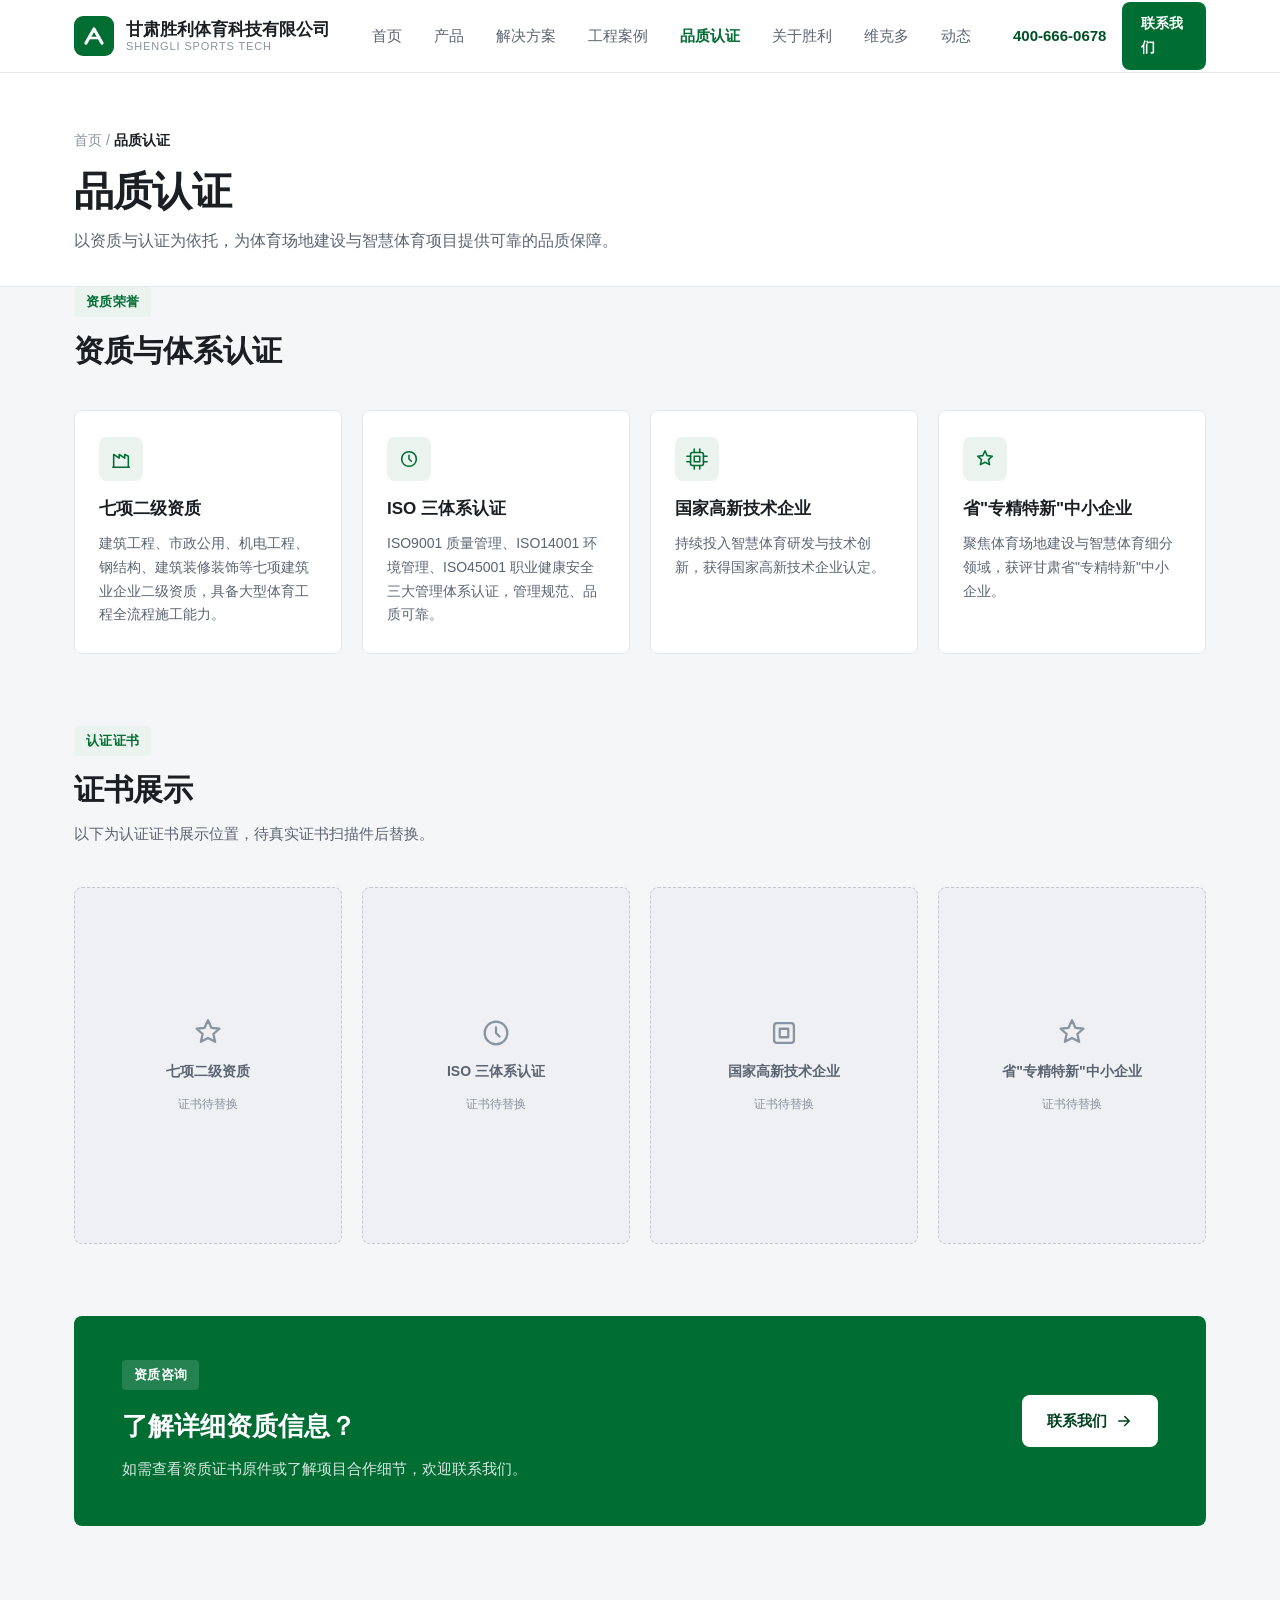
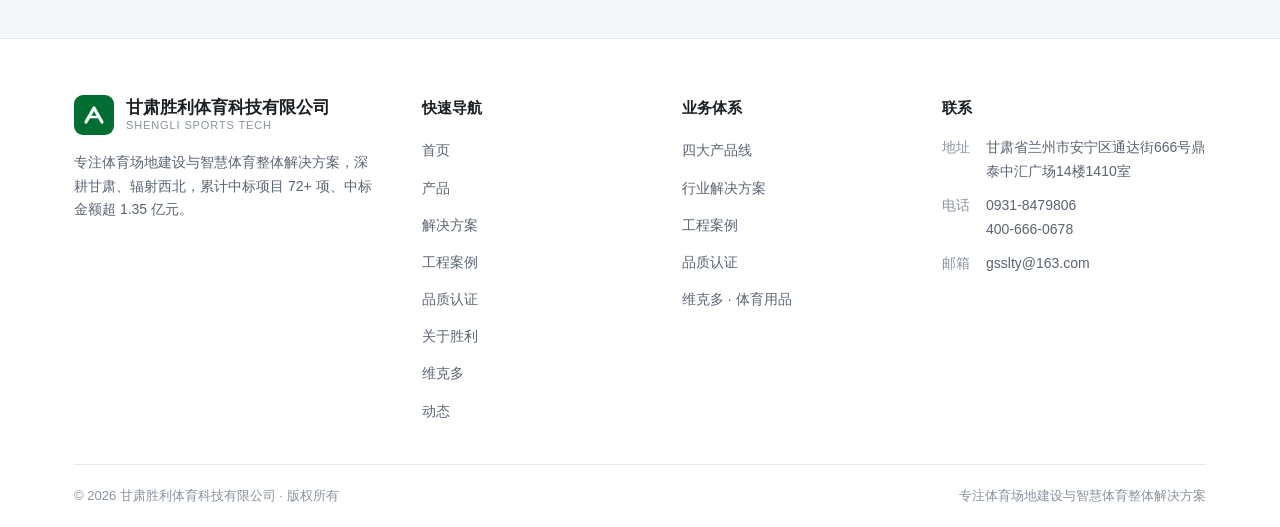
<file: qualifications.html>
<!DOCTYPE html>
<html lang="zh-CN">
<head>
<meta charset="UTF-8">
<meta name="viewport" content="width=device-width, initial-scale=1.0">
<title>品质认证 · 甘肃胜利体育科技有限公司</title>
<meta name="description" content="甘肃胜利体育科技有限公司资质认证：七项建筑业企业二级资质、ISO9001/14001/45001三体系、国家高新技术企业、甘肃省专精特新中小企业。">
<link rel="icon" href="data:image/svg+xml,%3Csvg xmlns='http://www.w3.org/2000/svg' viewBox='0 0 64 64'%3E%3Crect width='64' height='64' rx='14' fill='%23006d33'/%3E%3Cpath d='M18 44 L32 20 L46 44' stroke='white' stroke-width='5' fill='none' stroke-linecap='round' stroke-linejoin='round'/%3E%3C/svg%3E">
<link rel="stylesheet" href="assets/css/style.css">
</head>
<body>

<main>

  <section class="page-hero">
    <div class="container">
      <div class="crumb"><a href="index.html">首页</a> / <b>品质认证</b></div>
      <h1>品质认证</h1>
      <p class="sub">以资质与认证为依托，为体育场地建设与智慧体育项目提供可靠的品质保障。</p>
    </div>
  </section>

  <section class="section" style="padding-top:0;">
    <div class="container">
      <div class="section-head">
        <span class="eyebrow">资质荣誉</span>
        <h2 class="section-title">资质与体系认证</h2>
      </div>
      <div class="qual-grid">
        <div class="card position-card">
          <div class="ico"><svg viewBox="0 0 24 24" fill="none" stroke="currentColor" stroke-width="1.7" stroke-linecap="round" stroke-linejoin="round"><path d="M3 21h18M4 21V7l6 4V7l6 4V7l4 2v12"/></svg></div>
          <h3>七项二级资质</h3>
          <p>建筑工程、市政公用、机电工程、钢结构、建筑装修装饰等七项建筑业企业二级资质，具备大型体育工程全流程施工能力。</p>
        </div>
        <div class="card position-card">
          <div class="ico"><svg viewBox="0 0 24 24" fill="none" stroke="currentColor" stroke-width="1.7" stroke-linecap="round" stroke-linejoin="round"><circle cx="12" cy="12" r="8"/><path d="M12 8v4l2.5 2.5"/></svg></div>
          <h3>ISO 三体系认证</h3>
          <p>ISO9001 质量管理、ISO14001 环境管理、ISO45001 职业健康安全三大管理体系认证，管理规范、品质可靠。</p>
        </div>
        <div class="card position-card">
          <div class="ico"><svg viewBox="0 0 24 24" fill="none" stroke="currentColor" stroke-width="1.7" stroke-linecap="round" stroke-linejoin="round"><rect x="5" y="5" width="14" height="14" rx="2"/><path d="M9 1v4M15 1v4M9 19v4M15 19v4M1 9h4M1 15h4M19 9h4M19 15h4M9 9h6v6H9z"/></svg></div>
          <h3>国家高新技术企业</h3>
          <p>持续投入智慧体育研发与技术创新，获得国家高新技术企业认定。</p>
        </div>
        <div class="card position-card">
          <div class="ico"><svg viewBox="0 0 24 24" fill="none" stroke="currentColor" stroke-width="1.7" stroke-linecap="round" stroke-linejoin="round"><path d="M12 3l2.4 5.3 5.6.6-4.2 3.8 1.2 5.5L12 15.6 7 18.2l1.2-5.5L4 8.9l5.6-.6z"/></svg></div>
          <h3>省"专精特新"中小企业</h3>
          <p>聚焦体育场地建设与智慧体育细分领域，获评甘肃省"专精特新"中小企业。</p>
        </div>
      </div>
    </div>
  </section>

  <section class="section" style="padding-top:0;">
    <div class="container">
      <div class="section-head">
        <span class="eyebrow">认证证书</span>
        <h2 class="section-title">证书展示</h2>
        <p class="section-sub">以下为认证证书展示位置，待真实证书扫描件后替换。</p>
      </div>
      <div class="qual-grid">
        <div class="qual-logo">
          <svg viewBox="0 0 24 24" fill="none" stroke="currentColor" stroke-width="1.6" stroke-linecap="round" stroke-linejoin="round"><path d="M12 3l2.4 5.3 5.6.6-4.2 3.8 1.2 5.5L12 15.6 7 18.2l1.2-5.5L4 8.9l5.6-.6z"/></svg>
          <span class="t">七项二级资质</span>
          <span class="n">证书待替换</span>
        </div>
        <div class="qual-logo">
          <svg viewBox="0 0 24 24" fill="none" stroke="currentColor" stroke-width="1.6" stroke-linecap="round" stroke-linejoin="round"><circle cx="12" cy="12" r="8"/><path d="M12 8v4l2.5 2.5"/></svg>
          <span class="t">ISO 三体系认证</span>
          <span class="n">证书待替换</span>
        </div>
        <div class="qual-logo">
          <svg viewBox="0 0 24 24" fill="none" stroke="currentColor" stroke-width="1.6" stroke-linecap="round" stroke-linejoin="round"><rect x="5" y="5" width="14" height="14" rx="2"/><path d="M9 9h6v6H9z"/></svg>
          <span class="t">国家高新技术企业</span>
          <span class="n">证书待替换</span>
        </div>
        <div class="qual-logo">
          <svg viewBox="0 0 24 24" fill="none" stroke="currentColor" stroke-width="1.6" stroke-linecap="round" stroke-linejoin="round"><path d="M12 3l2.4 5.3 5.6.6-4.2 3.8 1.2 5.5L12 15.6 7 18.2l1.2-5.5L4 8.9l5.6-.6z"/></svg>
          <span class="t">省"专精特新"中小企业</span>
          <span class="n">证书待替换</span>
        </div>
      </div>
    </div>
  </section>

  <section class="section" style="padding-top:0;">
    <div class="container">
      <div class="contact-strip">
        <div class="inner">
          <div>
            <span class="eyebrow">资质咨询</span>
            <h2 style="margin-top:14px;">了解详细资质信息？</h2>
            <p>如需查看资质证书原件或了解项目合作细节，欢迎联系我们。</p>
          </div>
          <a class="btn btn-primary" href="contact.html">联系我们
            <svg viewBox="0 0 24 24" fill="none" stroke="currentColor" stroke-width="2" stroke-linecap="round" stroke-linejoin="round"><path d="M5 12h14M13 6l6 6-6 6"/></svg>
          </a>
        </div>
      </div>
    </div>
  </section>

</main>

<script src="assets/js/main.js"></script>
</body>
</html>
</file>
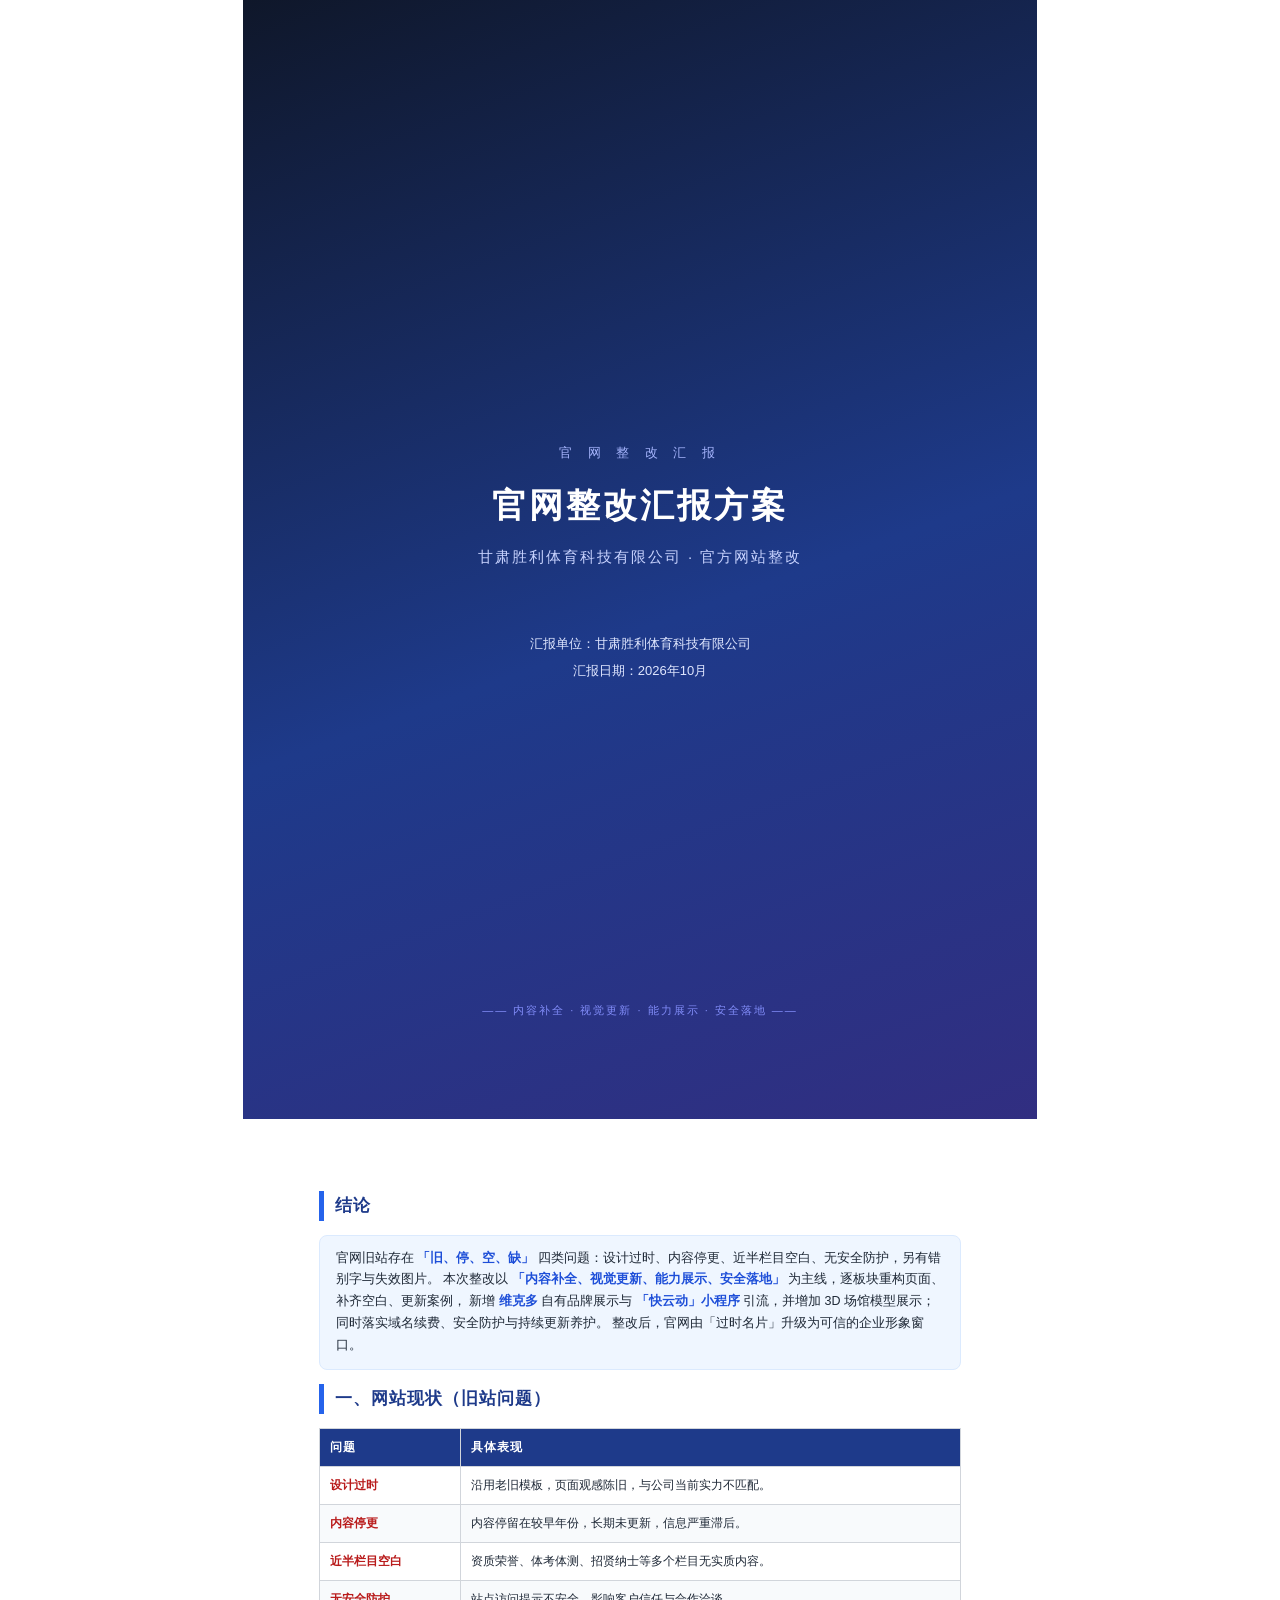
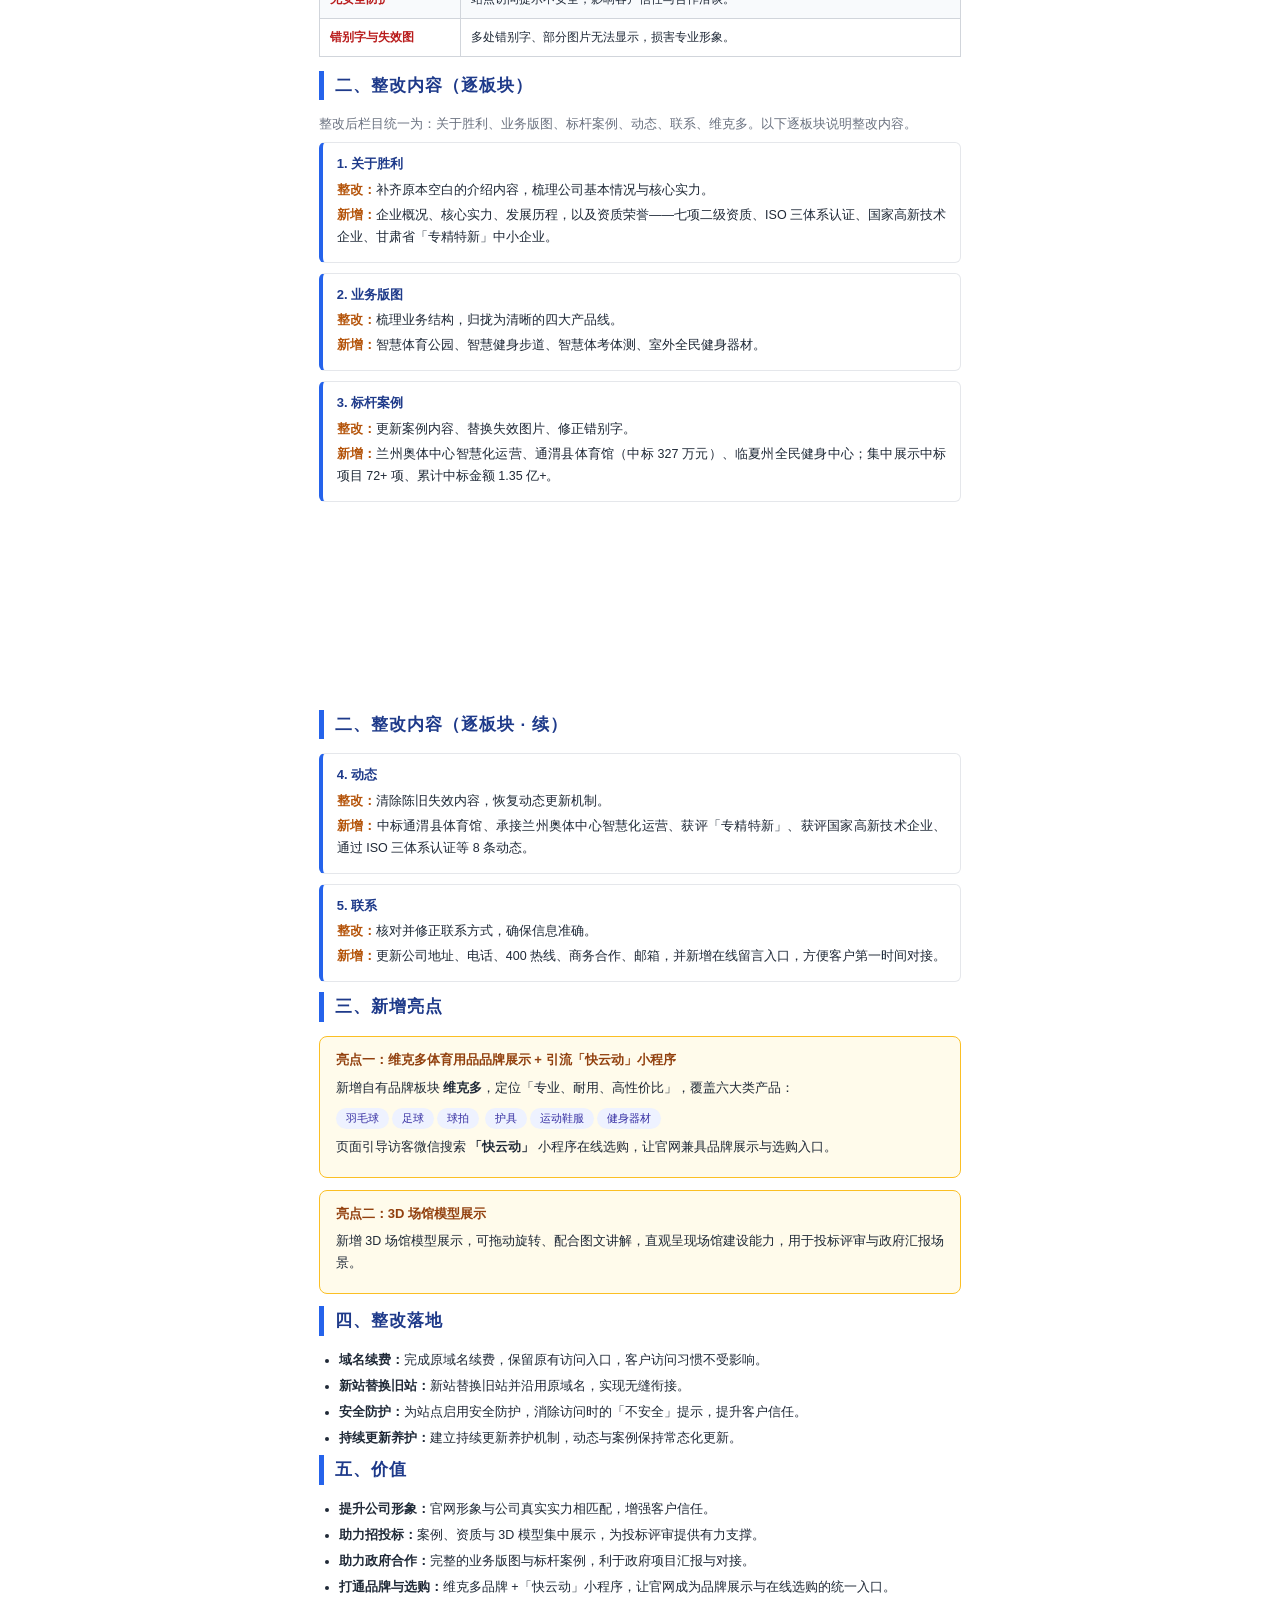
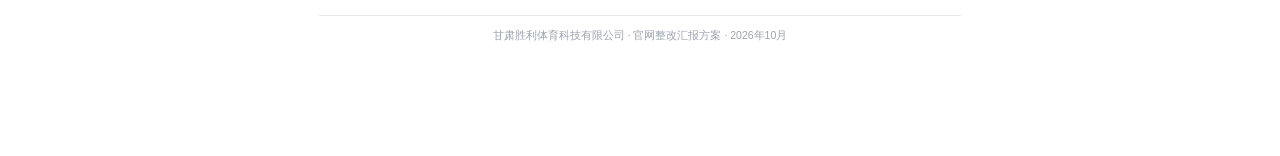
<file: report_rectification.html>
<!DOCTYPE html>
<html lang="zh-CN">
<head>
<meta charset="UTF-8">
<title>官网整改汇报方案</title>
<style>
  @page { size: A4; margin: 0; }
  * { box-sizing: border-box; }
  html, body {
    margin: 0; padding: 0;
    font-family: -apple-system, "PingFang SC", "Microsoft YaHei", "Hiragino Sans GB", sans-serif;
    color: #1f2937;
    font-size: 12.5px;
    line-height: 1.75;
    -webkit-print-color-adjust: exact;
    print-color-adjust: exact;
  }
  .page {
    width: 210mm;
    min-height: 296mm;
    padding: 18mm 20mm 16mm 20mm;
    margin: 0 auto;
    page-break-after: always;
    background: #ffffff;
  }
  .page:last-child { page-break-after: auto; }

  /* 封面 */
  .cover {
    display: flex; flex-direction: column;
    justify-content: center;
    background: linear-gradient(160deg, #0f172a 0%, #1e3a8a 55%, #312e81 100%);
    color: #ffffff;
    position: relative;
    overflow: hidden;
  }
  .cover .kicker {
    font-size: 13px; letter-spacing: 6px; color: #a5b4fc;
    margin-bottom: 18px; text-align: center;
  }
  .cover h1 {
    font-size: 34px; font-weight: 700; letter-spacing: 3px;
    margin: 0 0 14px; text-align: center; line-height: 1.4;
  }
  .cover .sub {
    font-size: 15px; color: #c7d2fe; text-align: center; letter-spacing: 2px;
  }
  .cover .meta {
    margin-top: 60px; text-align: center; font-size: 13px; color: #e0e7ff;
    line-height: 2.1;
  }
  .cover .brand-bar {
    position: absolute; bottom: 26mm; left: 20mm; right: 20mm;
    text-align: center; font-size: 11px; color: #818cf8; letter-spacing: 2px;
  }

  /* 正文通用 */
  h2.sec {
    font-size: 17px; font-weight: 700; color: #1e3a8a;
    border-left: 5px solid #2563eb;
    padding-left: 11px; margin: 4px 0 14px; letter-spacing: 1px;
  }
  h3 {
    font-size: 14px; font-weight: 700; color: #1f2937;
    margin: 16px 0 8px;
  }
  .lead {
    background: #eff6ff; border: 1px solid #dbeafe;
    border-radius: 8px; padding: 12px 16px; margin-bottom: 14px;
  }
  .lead b { color: #1d4ed8; }
  p { margin: 6px 0; text-align: justify; }
  ul { margin: 6px 0 6px 0; padding-left: 20px; }
  li { margin: 4px 0; text-align: justify; }
  .muted { color: #6b7280; }

  /* 表格 */
  table {
    width: 100%; border-collapse: collapse; margin: 10px 0 14px;
    font-size: 12px;
  }
  th, td {
    border: 1px solid #d1d5db; padding: 8px 10px;
    text-align: left; vertical-align: top;
  }
  th {
    background: #1e3a8a; color: #ffffff; font-weight: 600;
    letter-spacing: 1px;
  }
  tr:nth-child(even) td { background: #f8fafc; }
  td.k { font-weight: 600; color: #111827; white-space: nowrap; width: 21%; }
  td.hl { color: #b91c1c; font-weight: 700; white-space: nowrap; width: 21%; }

  /* 板块卡片 */
  .board {
    border: 1px solid #e5e7eb; border-left: 4px solid #2563eb;
    border-radius: 6px; padding: 10px 14px; margin-bottom: 10px;
    background: #ffffff;
  }
  .board .t {
    font-weight: 700; color: #1e3a8a; font-size: 13px; margin-bottom: 4px;
  }
  .board p { margin: 3px 0; }
  .board .tag { color: #b45309; font-weight: 600; }

  .grid2 { display: flex; gap: 12px; }
  .grid2 .col { flex: 1; }
  .highlight {
    border: 1px solid #fbbf24; background: #fffbeb; border-radius: 8px;
    padding: 12px 16px; margin-bottom: 12px;
  }
  .highlight .t { font-weight: 700; color: #92400e; font-size: 13px; margin-bottom: 5px; }

  .val { margin: 6px 0; padding-left: 2px; }
  .val b { color: #1d4ed8; }
  .footer-note {
    margin-top: 16px; padding-top: 10px; border-top: 1px solid #e5e7eb;
    color: #9ca3af; font-size: 10.5px; text-align: center;
  }
  .tag-row { margin-bottom: 4px; }
  .pill {
    display: inline-block; background: #eef2ff; color: #3730a3;
    border-radius: 20px; padding: 1px 10px; font-size: 11px; margin: 2px 3px 2px 0;
  }
</style>
</head>
<body>

<!-- 封面 -->
<div class="page cover">
  <div class="kicker">官 网 整 改 汇 报</div>
  <h1>官网整改汇报方案</h1>
  <div class="sub">甘肃胜利体育科技有限公司 · 官方网站整改</div>
  <div class="meta">
    汇报单位：甘肃胜利体育科技有限公司<br>
    汇报日期：2026年10月
  </div>
  <div class="brand-bar">—— 内容补全 · 视觉更新 · 能力展示 · 安全落地 ——</div>
</div>

<!-- 第 1 页：结论 + 现状 -->
<div class="page">
  <h2 class="sec">结论</h2>
  <div class="lead">
    官网旧站存在 <b>「旧、停、空、缺」</b> 四类问题：设计过时、内容停更、近半栏目空白、无安全防护，另有错别字与失效图片。
    本次整改以 <b>「内容补全、视觉更新、能力展示、安全落地」</b> 为主线，逐板块重构页面、补齐空白、更新案例，
    新增 <b>维克多</b> 自有品牌展示与 <b>「快云动」小程序</b> 引流，并增加 3D 场馆模型展示；同时落实域名续费、安全防护与持续更新养护。
    整改后，官网由「过时名片」升级为可信的企业形象窗口。
  </div>

  <h2 class="sec">一、网站现状（旧站问题）</h2>
  <table>
    <thead>
      <tr><th style="width:22%">问题</th><th>具体表现</th></tr>
    </thead>
    <tbody>
      <tr><td class="hl">设计过时</td><td>沿用老旧模板，页面观感陈旧，与公司当前实力不匹配。</td></tr>
      <tr><td class="hl">内容停更</td><td>内容停留在较早年份，长期未更新，信息严重滞后。</td></tr>
      <tr><td class="hl">近半栏目空白</td><td>资质荣誉、体考体测、招贤纳士等多个栏目无实质内容。</td></tr>
      <tr><td class="hl">无安全防护</td><td>站点访问提示不安全，影响客户信任与合作洽谈。</td></tr>
      <tr><td class="hl">错别字与失效图</td><td>多处错别字、部分图片无法显示，损害专业形象。</td></tr>
    </tbody>
  </table>

  <h2 class="sec">二、整改内容（逐板块）</h2>
  <p class="muted">整改后栏目统一为：关于胜利、业务版图、标杆案例、动态、联系、维克多。以下逐板块说明整改内容。</p>

  <div class="board">
    <div class="t">1. 关于胜利</div>
    <p><span class="tag">整改：</span>补齐原本空白的介绍内容，梳理公司基本情况与核心实力。</p>
    <p><span class="tag">新增：</span>企业概况、核心实力、发展历程，以及资质荣誉——七项二级资质、ISO 三体系认证、国家高新技术企业、甘肃省「专精特新」中小企业。</p>
  </div>

  <div class="board">
    <div class="t">2. 业务版图</div>
    <p><span class="tag">整改：</span>梳理业务结构，归拢为清晰的四大产品线。</p>
    <p><span class="tag">新增：</span>智慧体育公园、智慧健身步道、智慧体考体测、室外全民健身器材。</p>
  </div>

  <div class="board">
    <div class="t">3. 标杆案例</div>
    <p><span class="tag">整改：</span>更新案例内容、替换失效图片、修正错别字。</p>
    <p><span class="tag">新增：</span>兰州奥体中心智慧化运营、通渭县体育馆（中标 327 万元）、临夏州全民健身中心；集中展示中标项目 72+ 项、累计中标金额 1.35 亿+。</p>
  </div>
</div>

<!-- 第 2 页：整改内容（续）+ 新增亮点 -->
<div class="page">
  <h2 class="sec">二、整改内容（逐板块 · 续）</h2>

  <div class="board">
    <div class="t">4. 动态</div>
    <p><span class="tag">整改：</span>清除陈旧失效内容，恢复动态更新机制。</p>
    <p><span class="tag">新增：</span>中标通渭县体育馆、承接兰州奥体中心智慧化运营、获评「专精特新」、获评国家高新技术企业、通过 ISO 三体系认证等 8 条动态。</p>
  </div>

  <div class="board">
    <div class="t">5. 联系</div>
    <p><span class="tag">整改：</span>核对并修正联系方式，确保信息准确。</p>
    <p><span class="tag">新增：</span>更新公司地址、电话、400 热线、商务合作、邮箱，并新增在线留言入口，方便客户第一时间对接。</p>
  </div>

  <h2 class="sec">三、新增亮点</h2>

  <div class="highlight">
    <div class="t">亮点一：维克多体育用品品牌展示 + 引流「快云动」小程序</div>
    <p>新增自有品牌板块 <b>维克多</b>，定位「专业、耐用、高性价比」，覆盖六大类产品：</p>
    <div class="tag-row">
      <span class="pill">羽毛球</span><span class="pill">足球</span><span class="pill">球拍</span>
      <span class="pill">护具</span><span class="pill">运动鞋服</span><span class="pill">健身器材</span>
    </div>
    <p>页面引导访客微信搜索 <b>「快云动」</b> 小程序在线选购，让官网兼具品牌展示与选购入口。</p>
  </div>

  <div class="highlight">
    <div class="t">亮点二：3D 场馆模型展示</div>
    <p>新增 3D 场馆模型展示，可拖动旋转、配合图文讲解，直观呈现场馆建设能力，用于投标评审与政府汇报场景。</p>
  </div>

  <h2 class="sec">四、整改落地</h2>
  <ul>
    <li><b>域名续费：</b>完成原域名续费，保留原有访问入口，客户访问习惯不受影响。</li>
    <li><b>新站替换旧站：</b>新站替换旧站并沿用原域名，实现无缝衔接。</li>
    <li><b>安全防护：</b>为站点启用安全防护，消除访问时的「不安全」提示，提升客户信任。</li>
    <li><b>持续更新养护：</b>建立持续更新养护机制，动态与案例保持常态化更新。</li>
  </ul>

  <h2 class="sec">五、价值</h2>
  <ul>
    <li><b>提升公司形象：</b>官网形象与公司真实实力相匹配，增强客户信任。</li>
    <li><b>助力招投标：</b>案例、资质与 3D 模型集中展示，为投标评审提供有力支撑。</li>
    <li><b>助力政府合作：</b>完整的业务版图与标杆案例，利于政府项目汇报与对接。</li>
    <li><b>打通品牌与选购：</b>维克多品牌 +「快云动」小程序，让官网成为品牌展示与在线选购的统一入口。</li>
  </ul>

  <div class="footer-note">甘肃胜利体育科技有限公司 · 官网整改汇报方案 · 2026年10月</div>
</div>

</body>
</html>
</file>
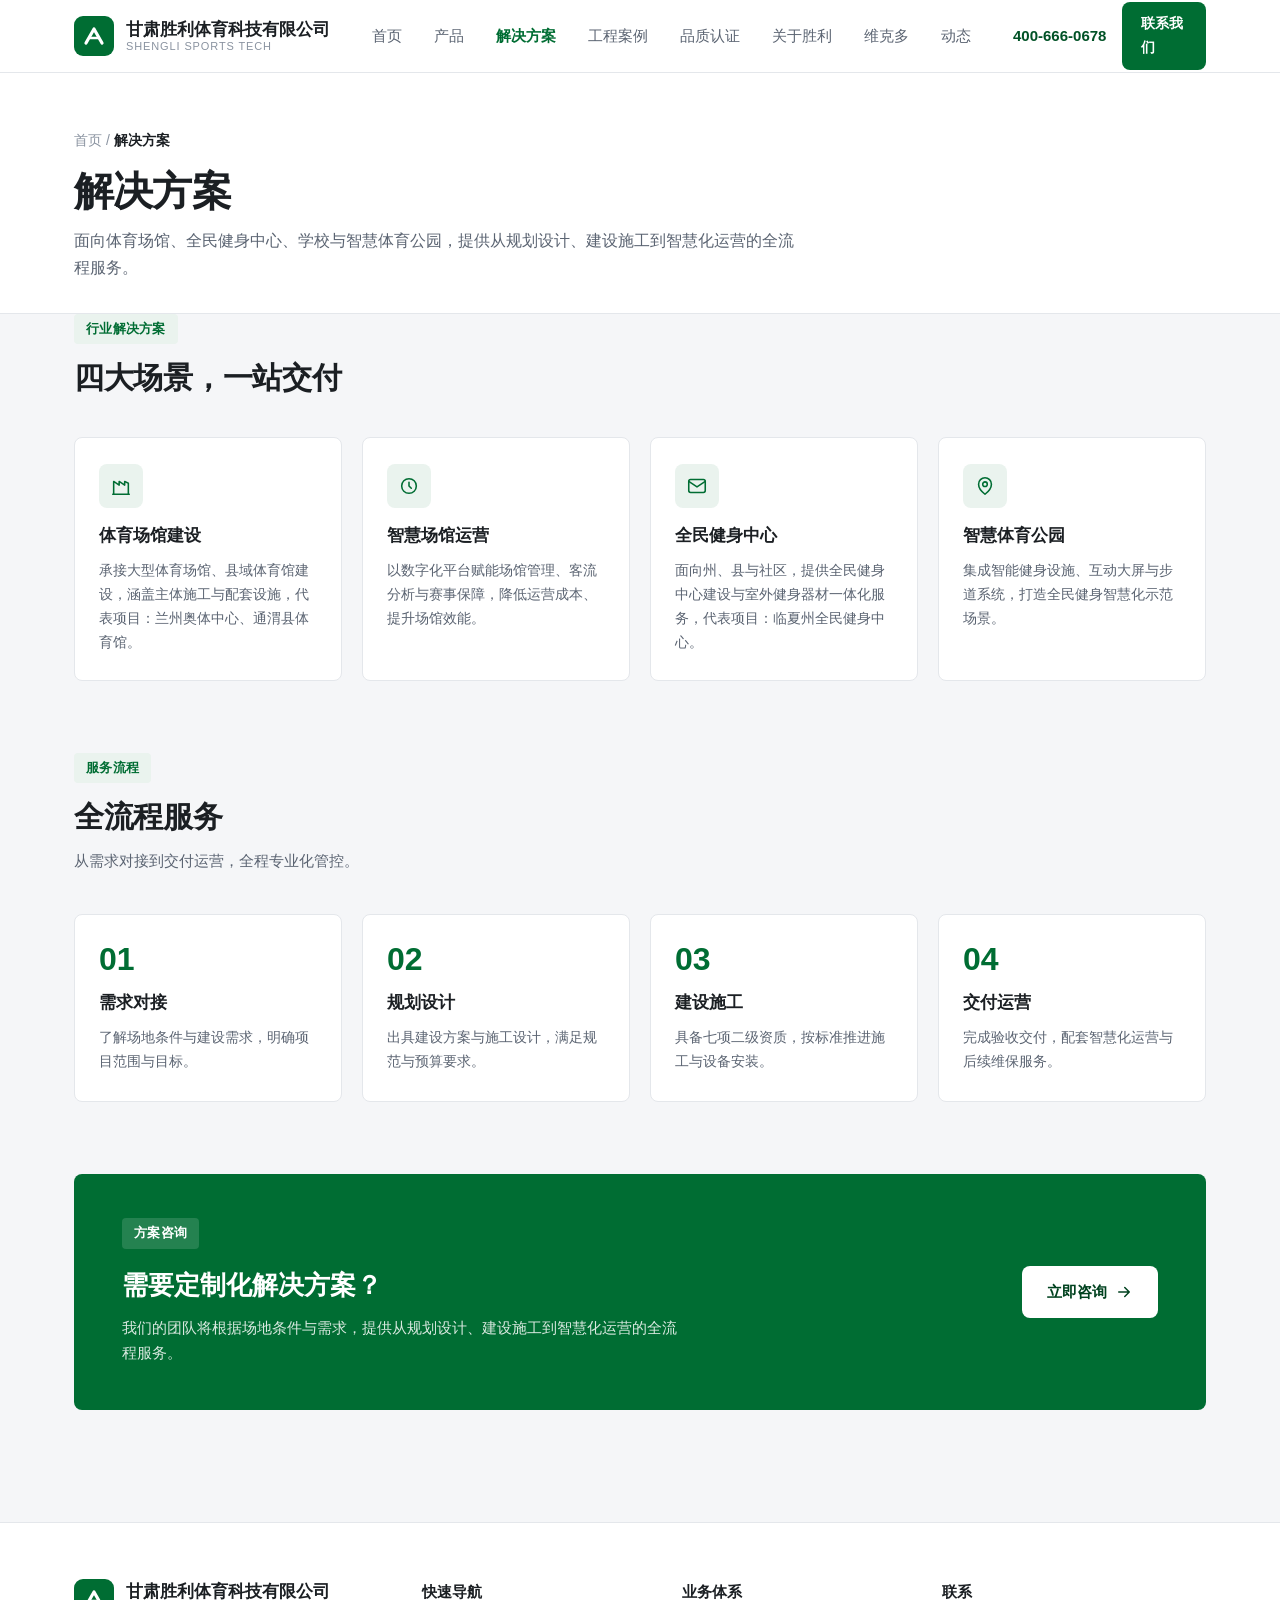
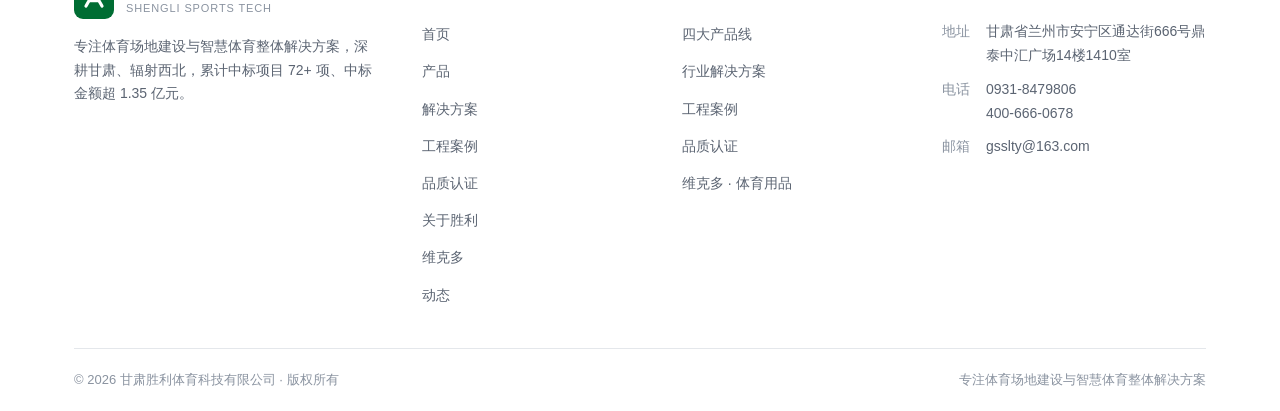
<file: solutions.html>
<!DOCTYPE html>
<html lang="zh-CN">
<head>
<meta charset="UTF-8">
<meta name="viewport" content="width=device-width, initial-scale=1.0">
<title>解决方案 · 甘肃胜利体育科技有限公司</title>
<meta name="description" content="甘肃胜利体育科技有限公司行业解决方案：体育场馆、全民健身中心、学校体育、智慧体育公园，覆盖规划设计、建设施工、智慧化运营全流程。">
<link rel="icon" href="data:image/svg+xml,%3Csvg xmlns='http://www.w3.org/2000/svg' viewBox='0 0 64 64'%3E%3Crect width='64' height='64' rx='14' fill='%23006d33'/%3E%3Cpath d='M18 44 L32 20 L46 44' stroke='white' stroke-width='5' fill='none' stroke-linecap='round' stroke-linejoin='round'/%3E%3C/svg%3E">
<link rel="stylesheet" href="assets/css/style.css">
</head>
<body>

<main>

  <section class="page-hero">
    <div class="container">
      <div class="crumb"><a href="index.html">首页</a> / <b>解决方案</b></div>
      <h1>解决方案</h1>
      <p class="sub">面向体育场馆、全民健身中心、学校与智慧体育公园，提供从规划设计、建设施工到智慧化运营的全流程服务。</p>
    </div>
  </section>

  <section class="section" style="padding-top:0;">
    <div class="container">
      <div class="section-head">
        <span class="eyebrow">行业解决方案</span>
        <h2 class="section-title">四大场景，一站交付</h2>
      </div>
      <div class="honor-grid">
        <div class="card position-card">
          <div class="ico"><svg viewBox="0 0 24 24" fill="none" stroke="currentColor" stroke-width="1.7" stroke-linecap="round" stroke-linejoin="round"><path d="M3 21h18M4 21V7l6 4V7l6 4V7l4 2v12"/></svg></div>
          <h3>体育场馆建设</h3>
          <p>承接大型体育场馆、县域体育馆建设，涵盖主体施工与配套设施，代表项目：兰州奥体中心、通渭县体育馆。</p>
        </div>
        <div class="card position-card">
          <div class="ico"><svg viewBox="0 0 24 24" fill="none" stroke="currentColor" stroke-width="1.7" stroke-linecap="round" stroke-linejoin="round"><circle cx="12" cy="12" r="8"/><path d="M12 8v4l2.5 2.5"/></svg></div>
          <h3>智慧场馆运营</h3>
          <p>以数字化平台赋能场馆管理、客流分析与赛事保障，降低运营成本、提升场馆效能。</p>
        </div>
        <div class="card position-card">
          <div class="ico"><svg viewBox="0 0 24 24" fill="none" stroke="currentColor" stroke-width="1.7" stroke-linecap="round" stroke-linejoin="round"><rect x="3" y="5" width="18" height="14" rx="2"/><path d="M3 7l9 6 9-6"/></svg></div>
          <h3>全民健身中心</h3>
          <p>面向州、县与社区，提供全民健身中心建设与室外健身器材一体化服务，代表项目：临夏州全民健身中心。</p>
        </div>
        <div class="card position-card">
          <div class="ico"><svg viewBox="0 0 24 24" fill="none" stroke="currentColor" stroke-width="1.7" stroke-linecap="round" stroke-linejoin="round"><path d="M12 21s-7-5.5-7-11a7 7 0 0 1 14 0c0 5.5-7 11-7 11z"/><circle cx="12" cy="10" r="2.5"/></svg></div>
          <h3>智慧体育公园</h3>
          <p>集成智能健身设施、互动大屏与步道系统，打造全民健身智慧化示范场景。</p>
        </div>
      </div>
    </div>
  </section>

  <section class="section" style="padding-top:0;">
    <div class="container">
      <div class="section-head">
        <span class="eyebrow">服务流程</span>
        <h2 class="section-title">全流程服务</h2>
        <p class="section-sub">从需求对接到交付运营，全程专业化管控。</p>
      </div>
      <div class="steps">
        <div class="step"><div class="num">01</div><h3>需求对接</h3><p>了解场地条件与建设需求，明确项目范围与目标。</p></div>
        <div class="step"><div class="num">02</div><h3>规划设计</h3><p>出具建设方案与施工设计，满足规范与预算要求。</p></div>
        <div class="step"><div class="num">03</div><h3>建设施工</h3><p>具备七项二级资质，按标准推进施工与设备安装。</p></div>
        <div class="step"><div class="num">04</div><h3>交付运营</h3><p>完成验收交付，配套智慧化运营与后续维保服务。</p></div>
      </div>
    </div>
  </section>

  <section class="section" style="padding-top:0;">
    <div class="container">
      <div class="contact-strip">
        <div class="inner">
          <div>
            <span class="eyebrow">方案咨询</span>
            <h2 style="margin-top:14px;">需要定制化解决方案？</h2>
            <p>我们的团队将根据场地条件与需求，提供从规划设计、建设施工到智慧化运营的全流程服务。</p>
          </div>
          <a class="btn btn-primary" href="contact.html">立即咨询
            <svg viewBox="0 0 24 24" fill="none" stroke="currentColor" stroke-width="2" stroke-linecap="round" stroke-linejoin="round"><path d="M5 12h14M13 6l6 6-6 6"/></svg>
          </a>
        </div>
      </div>
    </div>
  </section>

</main>

<script src="assets/js/main.js"></script>
</body>
</html>
</file>
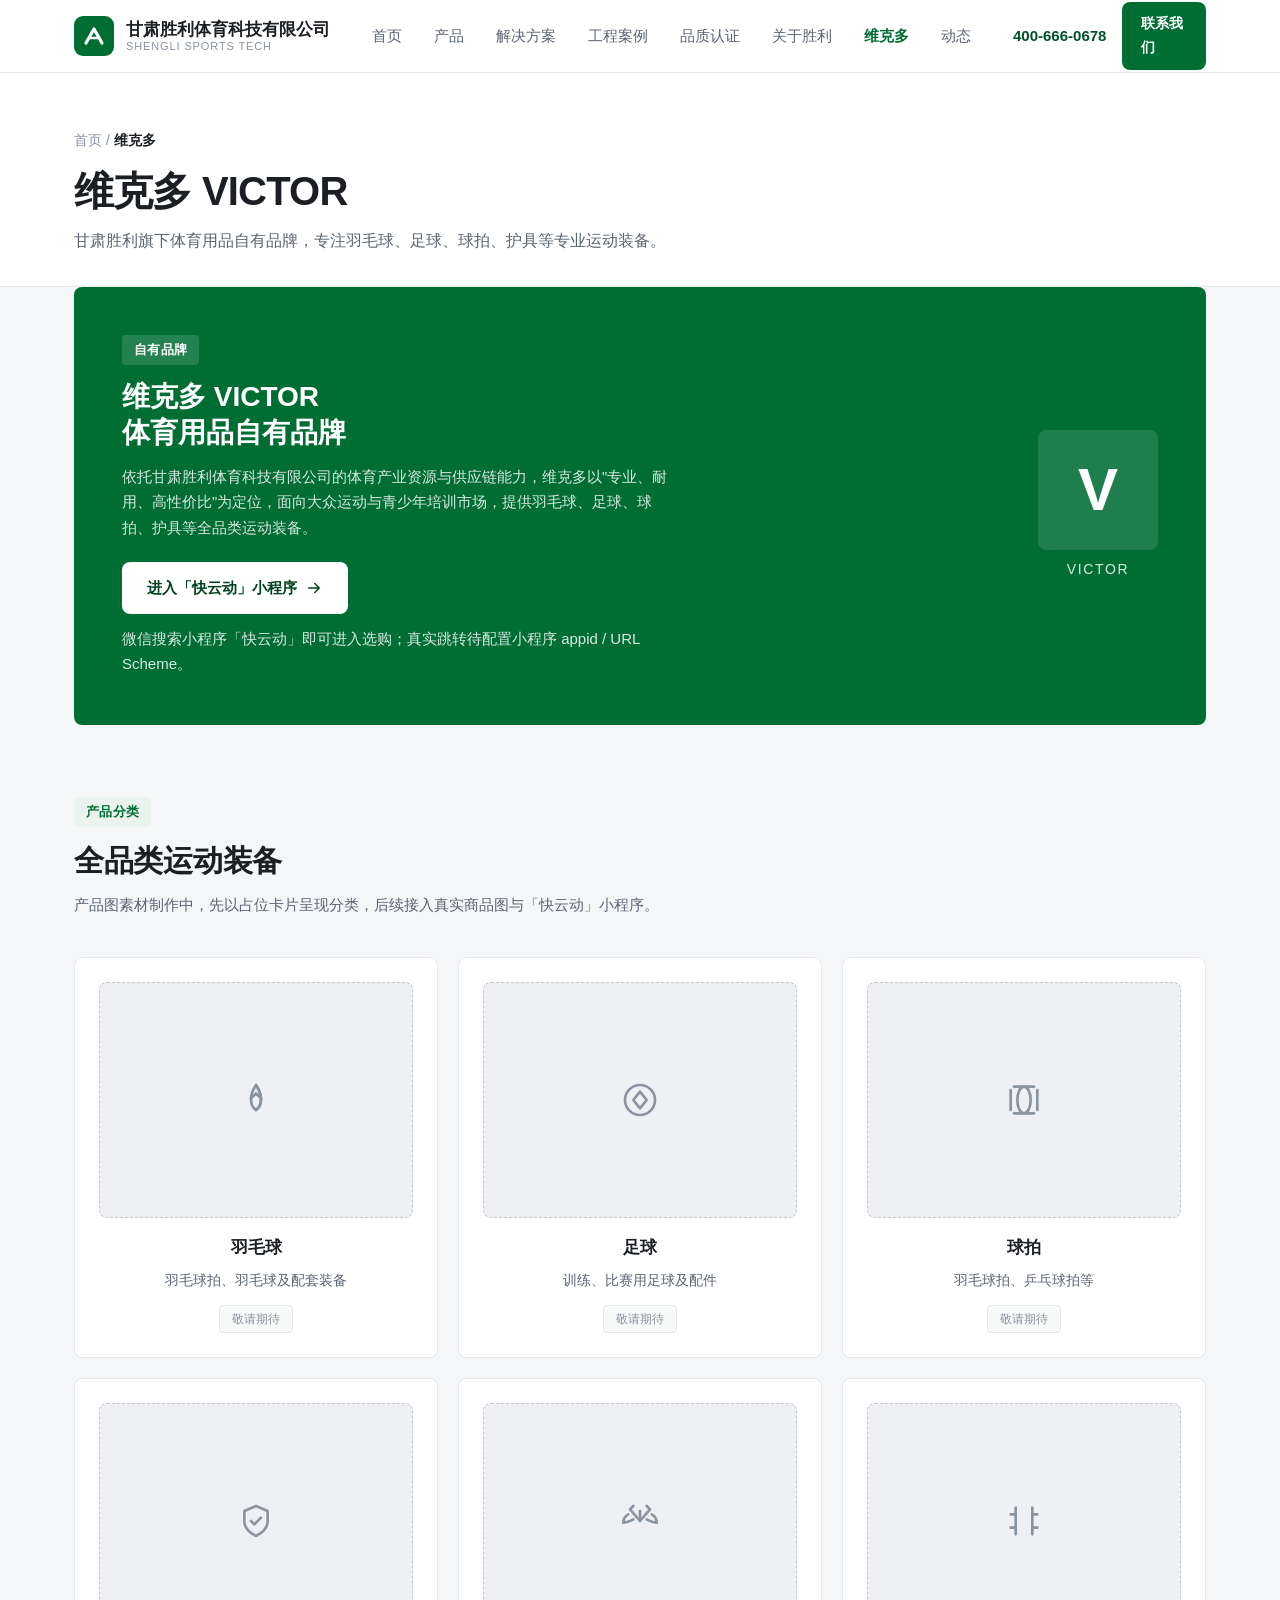
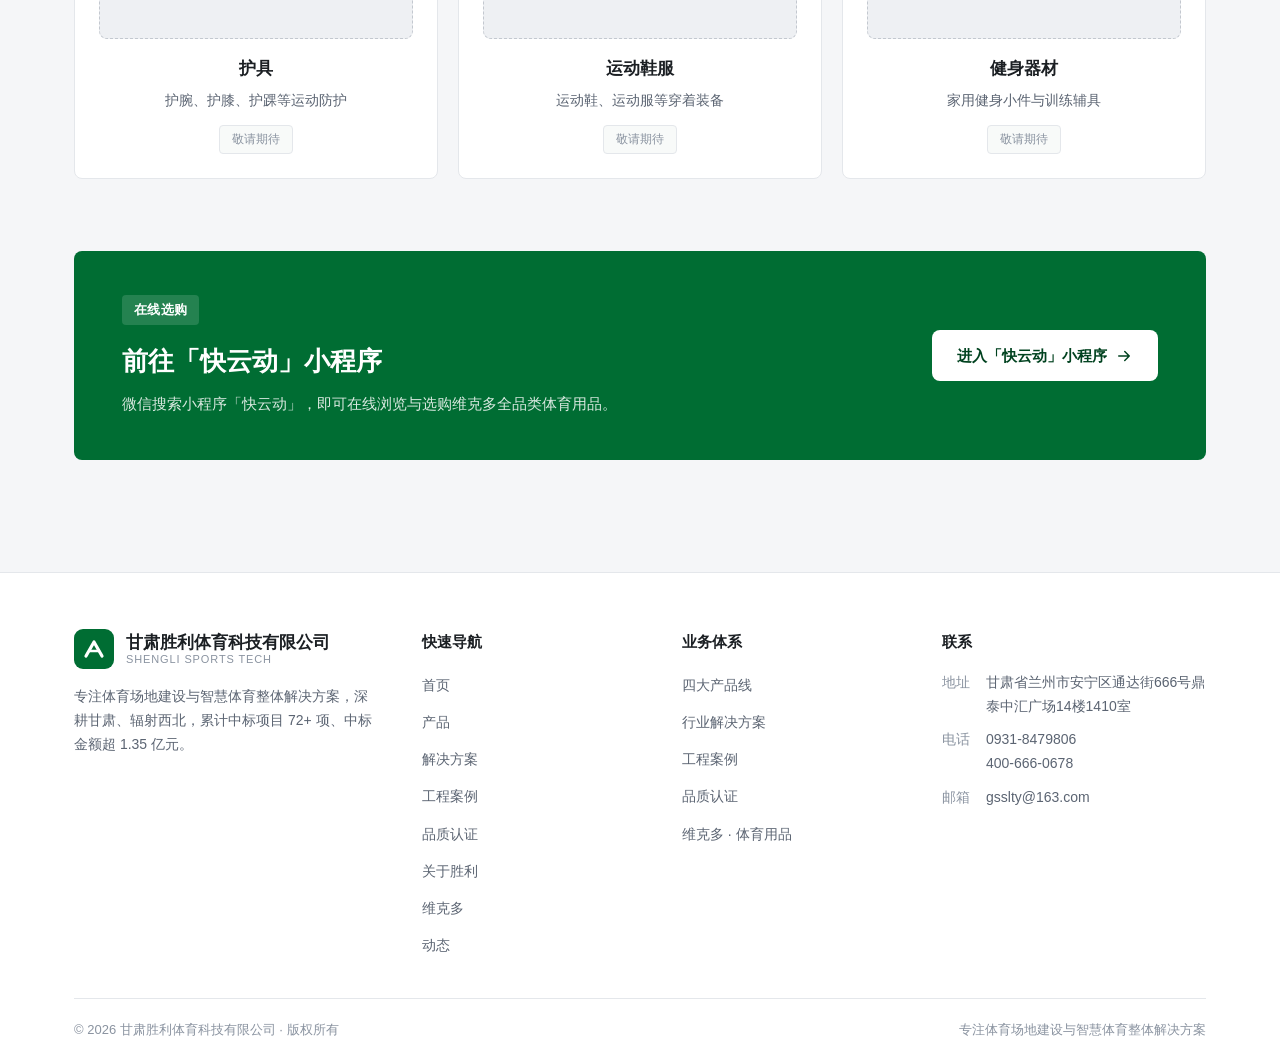
<file: victor.html>
<!DOCTYPE html>
<html lang="zh-CN">
<head>
<meta charset="UTF-8">
<meta name="viewport" content="width=device-width, initial-scale=1.0">
<title>维克多 · 甘肃胜利体育科技有限公司</title>
<meta name="description" content="维克多 VICTOR：甘肃胜利旗下体育用品自有品牌，覆盖羽毛球、足球、球拍、护具等专业运动装备，可跳转「快云动」小程序选购。">
<link rel="icon" href="data:image/svg+xml,%3Csvg xmlns='http://www.w3.org/2000/svg' viewBox='0 0 64 64'%3E%3Crect width='64' height='64' rx='14' fill='%23006d33'/%3E%3Cpath d='M18 44 L32 20 L46 44' stroke='white' stroke-width='5' fill='none' stroke-linecap='round' stroke-linejoin='round'/%3E%3C/svg%3E">
<link rel="stylesheet" href="assets/css/style.css">
</head>
<body>

<main>

  <section class="page-hero">
    <div class="container">
      <div class="crumb"><a href="index.html">首页</a> / <b>维克多</b></div>
      <h1>维克多 VICTOR</h1>
      <p class="sub">甘肃胜利旗下体育用品自有品牌，专注羽毛球、足球、球拍、护具等专业运动装备。</p>
    </div>
  </section>

  <!-- 品牌介绍 -->
  <section class="section" style="padding-top:0;">
    <div class="container">
      <div class="victor-band">
        <div class="vb-body">
          <span class="eyebrow">自有品牌</span>
          <h2>维克多 VICTOR<br>体育用品自有品牌</h2>
          <p>依托甘肃胜利体育科技有限公司的体育产业资源与供应链能力，维克多以"专业、耐用、高性价比"为定位，面向大众运动与青少年培训市场，提供羽毛球、足球、球拍、护具等全品类运动装备。</p>
          <div class="vb-actions">
            <a class="btn btn-primary" href="javascript:void(0);">进入「快云动」小程序
              <svg viewBox="0 0 24 24" fill="none" stroke="currentColor" stroke-width="2" stroke-linecap="round" stroke-linejoin="round"><path d="M5 12h14M13 6l6 6-6 6"/></svg>
            </a>
          </div>
          <p class="mp-hint">微信搜索小程序「快云动」即可进入选购；真实跳转待配置小程序 appid / URL Scheme。</p>
        </div>
        <div class="vb-mark"><span>V</span><em>VICTOR</em></div>
      </div>
    </div>
  </section>

  <!-- 产品分类 -->
  <section class="section" style="padding-top:0;">
    <div class="container">
      <div class="section-head">
        <span class="eyebrow">产品分类</span>
        <h2 class="section-title">全品类运动装备</h2>
        <p class="section-sub">产品图素材制作中，先以占位卡片呈现分类，后续接入真实商品图与「快云动」小程序。</p>
      </div>
      <div class="victor-grid">

        <div class="card victor-cat">
          <div class="vc-ph"><svg viewBox="0 0 24 24" fill="none" stroke="currentColor" stroke-width="1.6" stroke-linecap="round" stroke-linejoin="round"><path d="M12 3c-4 6-4 12 0 15 4-3 4-9 0-15z"/><path d="M12 3c4 6 4 12 0 15"/><path d="M12 8l3 3M12 8l-3 3"/></svg></div>
          <h3>羽毛球</h3>
          <p>羽毛球拍、羽毛球及配套装备</p>
          <span class="vc-tag">敬请期待</span>
        </div>

        <div class="card victor-cat">
          <div class="vc-ph"><svg viewBox="0 0 24 24" fill="none" stroke="currentColor" stroke-width="1.6" stroke-linecap="round" stroke-linejoin="round"><circle cx="12" cy="12" r="9"/><path d="M12 7l4 5-4 5-4-5z"/></svg></div>
          <h3>足球</h3>
          <p>训练、比赛用足球及配件</p>
          <span class="vc-tag">敬请期待</span>
        </div>

        <div class="card victor-cat">
          <div class="vc-ph"><svg viewBox="0 0 24 24" fill="none" stroke="currentColor" stroke-width="1.6" stroke-linecap="round" stroke-linejoin="round"><ellipse cx="12" cy="12" rx="4" ry="8"/><path d="M4 6v12M20 6v12M6 4h12M6 20h12"/></svg></div>
          <h3>球拍</h3>
          <p>羽毛球拍、乒乓球拍等</p>
          <span class="vc-tag">敬请期待</span>
        </div>

        <div class="card victor-cat">
          <div class="vc-ph"><svg viewBox="0 0 24 24" fill="none" stroke="currentColor" stroke-width="1.6" stroke-linecap="round" stroke-linejoin="round"><path d="M12 3l7 3v6c0 4-3 7-7 9-4-2-7-5-7-9V6z"/><path d="M9 12l2 2 4-4"/></svg></div>
          <h3>护具</h3>
          <p>护腕、护膝、护踝等运动防护</p>
          <span class="vc-tag">敬请期待</span>
        </div>

        <div class="card victor-cat">
          <div class="vc-ph"><svg viewBox="0 0 24 24" fill="none" stroke="currentColor" stroke-width="1.6" stroke-linecap="round" stroke-linejoin="round"><path d="M16 3l2 2-6 7-6-7 2-2"/><path d="M12 6v6M5 8c-2 1-3 3-3 5 3 0 4-1 6-2M19 8c2 1 3 3 3 5-3 0-4-1-6-2"/></svg></div>
          <h3>运动鞋服</h3>
          <p>运动鞋、运动服等穿着装备</p>
          <span class="vc-tag">敬请期待</span>
        </div>

        <div class="card victor-cat">
          <div class="vc-ph"><svg viewBox="0 0 24 24" fill="none" stroke="currentColor" stroke-width="1.6" stroke-linecap="round" stroke-linejoin="round"><path d="M7 4v16M17 4v16M4 8h3M4 16h3M17 8h3M17 16h3M7 10v4M17 10v4"/></svg></div>
          <h3>健身器材</h3>
          <p>家用健身小件与训练辅具</p>
          <span class="vc-tag">敬请期待</span>
        </div>

      </div>
    </div>
  </section>

  <!-- 快云动小程序 -->
  <section class="section" style="padding-top:0;">
    <div class="container">
      <div class="contact-strip">
        <div class="inner">
          <div>
            <span class="eyebrow">在线选购</span>
            <h2 style="margin-top:14px;">前往「快云动」小程序</h2>
            <p>微信搜索小程序「快云动」，即可在线浏览与选购维克多全品类体育用品。</p>
          </div>
          <a class="btn btn-primary" href="javascript:void(0);">进入「快云动」小程序
            <svg viewBox="0 0 24 24" fill="none" stroke="currentColor" stroke-width="2" stroke-linecap="round" stroke-linejoin="round"><path d="M5 12h14M13 6l6 6-6 6"/></svg>
          </a>
        </div>
      </div>
    </div>
  </section>

</main>

<script src="assets/js/main.js"></script>
</body>
</html>
</file>
<file: assets/css/style.css>
/* ============================================================
   甘肃胜利体育科技 · 站点样式
   企业级体育行业调性：白底/浅灰底 + 单一深绿主色，克制动效
   ============================================================ */

:root {
  --brand: #006d33;
  --brand-dark: #005226;
  --brand-deep: #00421f;
  --brand-soft: #eaf3ee;
  --brand-border: #cfe3d6;

  --bg: #f5f6f8;
  --panel: #ffffff;
  --panel-2: #f8faf9;

  --text: #1b1f23;
  --text-muted: #5b6472;
  --text-dim: #8a93a0;

  --border: #e4e7eb;
  --border-strong: #d2d6dc;

  --radius: 8px;
  --shadow-sm: 0 1px 2px rgba(27, 31, 35, .06);
  --shadow-md: 0 6px 20px rgba(27, 31, 35, .08);

  --font: "PingFang SC", "Hiragino Sans GB", "Microsoft YaHei", "Segoe UI", -apple-system, BlinkMacSystemFont, sans-serif;
}

* { margin: 0; padding: 0; box-sizing: border-box; }

html { scroll-behavior: smooth; }

body {
  font-family: var(--font);
  color: var(--text);
  background: var(--bg);
  line-height: 1.7;
  -webkit-font-smoothing: antialiased;
  font-size: 16px;
}

a { color: inherit; text-decoration: none; }
img { display: block; max-width: 100%; }
ul { list-style: none; }
svg { display: block; }

.container {
  width: 100%;
  max-width: 1180px;
  margin: 0 auto;
  padding: 0 24px;
}

/* ---------- 顶栏 ---------- */
.site-header {
  position: sticky;
  top: 0;
  z-index: 50;
  background: rgba(255, 255, 255, .97);
  border-bottom: 1px solid var(--border);
}
.site-header.scrolled { box-shadow: var(--shadow-sm); }
.nav-wrap {
  display: flex;
  align-items: center;
  gap: 28px;
  height: 72px;
}
.brand { display: flex; align-items: center; gap: 12px; flex: none; }
.brand-mark { display: grid; place-items: center; }
.brand-name { display: flex; flex-direction: column; line-height: 1.25; font-weight: 700; font-size: 17px; }
.brand-name small { font-weight: 500; font-size: 11px; letter-spacing: .08em; color: var(--text-dim); text-transform: uppercase; }

.nav-links { display: flex; gap: 4px; margin-left: auto; }
.nav-links a {
  padding: 8px 14px;
  font-size: 15px;
  color: var(--text-muted);
  border-radius: var(--radius);
  transition: color .15s ease, background .15s ease;
  white-space: nowrap;
}
.nav-links a:hover { color: var(--brand); background: var(--brand-soft); }
.nav-links a.active { color: var(--brand); font-weight: 600; }

.nav-cta { display: flex; align-items: center; gap: 16px; }
.nav-tel { font-size: 15px; font-weight: 700; color: var(--brand-dark); white-space: nowrap; }

.burger { display: none; flex-direction: column; gap: 5px; background: none; border: 0; cursor: pointer; padding: 8px; }
.burger span { display: block; width: 22px; height: 2px; background: var(--text); border-radius: 2px; transition: transform .2s ease, opacity .2s ease; }
.burger.open span:nth-child(1) { transform: translateY(7px) rotate(45deg); }
.burger.open span:nth-child(2) { opacity: 0; }
.burger.open span:nth-child(3) { transform: translateY(-7px) rotate(-45deg); }

.mobile-menu {
  display: none;
  position: fixed;
  inset: 72px 0 auto 0;
  z-index: 49;
  background: #fff;
  border-bottom: 1px solid var(--border);
  padding: 12px 24px 20px;
  flex-direction: column;
}
.mobile-menu.open { display: flex; }
.mobile-menu a { padding: 12px 4px; font-size: 16px; border-bottom: 1px solid var(--border); color: var(--text); }
.mobile-menu a.active { color: var(--brand); font-weight: 600; }
.mobile-menu .m-tel { margin-top: 14px; font-size: 14px; color: var(--text-muted); }

/* ---------- 按钮 ---------- */
.btn {
  display: inline-flex;
  align-items: center;
  gap: 8px;
  padding: 12px 24px;
  font-size: 15px;
  font-weight: 600;
  border-radius: var(--radius);
  border: 1px solid transparent;
  cursor: pointer;
  transition: background .15s ease, color .15s ease, border-color .15s ease, transform .15s ease;
}
.btn svg { width: 18px; height: 18px; }
.btn:hover { transform: translateY(-2px); }
.btn-primary { background: var(--brand); color: #fff; }
.btn-primary:hover { background: var(--brand-dark); }
.btn-ghost { background: transparent; color: var(--brand-dark); border-color: var(--brand-border); }
.btn-ghost:hover { background: var(--brand-soft); }
.btn-sm { padding: 9px 18px; font-size: 14px; }
.btn-lg { padding: 14px 30px; font-size: 16px; }

/* ---------- 区块骨架 ---------- */
.section { padding: 72px 0; }
.section-tight { padding: 56px 0; }
.page-hero { padding: 56px 0 32px; background: var(--panel); border-bottom: 1px solid var(--border); }
.crumb { font-size: 14px; color: var(--text-dim); margin-bottom: 14px; }
.crumb a:hover { color: var(--brand); }
.crumb b { color: var(--text); font-weight: 600; }
.page-hero h1 { font-size: 40px; font-weight: 700; letter-spacing: -.02em; line-height: 1.2; }
.page-hero .sub { margin-top: 12px; font-size: 16px; color: var(--text-muted); max-width: 720px; }

.section-head { margin-bottom: 40px; max-width: 820px; }
.section-head.center { margin-left: auto; margin-right: auto; text-align: center; }
.eyebrow {
  display: inline-block;
  font-size: 13px;
  font-weight: 700;
  color: var(--brand);
  letter-spacing: .02em;
  padding: 4px 12px;
  background: var(--brand-soft);
  border-radius: 4px;
}
.section-title { margin-top: 14px; font-size: 30px; font-weight: 700; letter-spacing: -.01em; line-height: 1.3; }
.section-sub { margin-top: 12px; font-size: 15px; color: var(--text-muted); }

/* 旧渐变文字类统一降级为纯色主色 */
.grad-text { color: var(--brand); font-weight: inherit; }

/* 旧滚动显现动画类统一取消动画，直接显示 */
.reveal { opacity: 1 !important; transform: none !important; }

/* ---------- 首页 Hero ---------- */
.hero { padding: 72px 0; background: var(--panel); border-bottom: 1px solid var(--border); }
.hero-inner {
  display: grid;
  grid-template-columns: 1.05fr .95fr;
  gap: 48px;
  align-items: center;
}
.hero-badge {
  display: inline-flex;
  align-items: center;
  gap: 8px;
  font-size: 14px;
  font-weight: 600;
  color: var(--brand-dark);
  background: var(--brand-soft);
  border: 1px solid var(--brand-border);
  padding: 6px 14px;
  border-radius: 4px;
}
.hero-badge .dot { width: 8px; height: 8px; border-radius: 50%; background: var(--brand); }
.hero h1 { margin-top: 20px; font-size: 44px; font-weight: 700; line-height: 1.22; letter-spacing: -.02em; }
.hero .lead { margin-top: 18px; font-size: 17px; color: var(--text-muted); max-width: 560px; }
.hero-actions { margin-top: 28px; display: flex; gap: 14px; flex-wrap: wrap; }
.hero-media { display: flex; }

/* ---------- 占位图（实拍图待替换） ---------- */
.ph-img {
  display: flex;
  flex-direction: column;
  align-items: center;
  justify-content: center;
  gap: 12px;
  width: 100%;
  background: #eef0f3;
  border: 1px dashed #c3c8cf;
  border-radius: var(--radius);
  color: var(--text-dim);
  text-align: center;
  padding: 40px 24px;
}
.ph-img svg { width: 40px; height: 40px; }
.ph-img .ph-title { font-size: 15px; font-weight: 600; color: var(--text-muted); }
.ph-img .ph-note { font-size: 13px; }
.ph-img.ratio-43 { aspect-ratio: 4 / 3; }
.ph-img.ratio-169 { aspect-ratio: 16 / 9; }
.ph-img.ratio-square { aspect-ratio: 1 / 1; }

/* ---------- 核心数据 ---------- */
.bid-stats {
  display: grid;
  grid-template-columns: repeat(4, 1fr);
  gap: 20px;
}
.bid-stat {
  background: var(--panel);
  border: 1px solid var(--border);
  border-radius: var(--radius);
  padding: 30px 24px;
  text-align: center;
}
.bid-stat .v { font-size: 42px; font-weight: 800; color: var(--brand); line-height: 1.1; letter-spacing: -.02em; }
.bid-stat .l { margin-top: 8px; font-size: 14px; color: var(--text-muted); }

/* ---------- 通用卡片 ---------- */
.card {
  background: var(--panel);
  border: 1px solid var(--border);
  border-radius: var(--radius);
  transition: transform .15s ease, border-color .15s ease, box-shadow .15s ease;
}
.card:hover { transform: translateY(-4px); border-color: var(--brand-border); box-shadow: var(--shadow-md); }

/* 产品卡片 */
.product-grid { display: grid; grid-template-columns: repeat(4, 1fr); gap: 20px; }
.product-card { padding: 28px 24px; display: flex; flex-direction: column; gap: 12px; }
.product-card .idx { font-size: 12px; font-weight: 700; letter-spacing: .06em; color: var(--text-dim); }
.product-card .ico {
  width: 48px; height: 48px; border-radius: var(--radius);
  display: grid; place-items: center;
  background: var(--brand-soft); color: var(--brand);
}
.product-card .ico svg { width: 24px; height: 24px; }
.product-card h3 { font-size: 18px; font-weight: 700; }
.product-card p { font-size: 14px; color: var(--text-muted); flex: 1; }
.more { display: inline-flex; align-items: center; gap: 6px; font-size: 14px; font-weight: 600; color: var(--brand); }
.more svg { width: 16px; height: 16px; transition: transform .15s ease; }
.card:hover .more svg { transform: translateX(3px); }

/* 案例卡片（三段式：项目名 + 规模/金额 + 说明） */
.case-grid { display: grid; grid-template-columns: repeat(3, 1fr); gap: 24px; }
.case-card { overflow: hidden; display: flex; flex-direction: column; }
.case-card .cover { display: grid; place-items: center; }
.case-card .body { padding: 24px; display: flex; flex-direction: column; gap: 10px; }
.case-card .meta { display: flex; gap: 8px; flex-wrap: wrap; }
.tag {
  display: inline-block;
  font-size: 12px;
  font-weight: 600;
  color: var(--brand-dark);
  background: var(--brand-soft);
  border: 1px solid var(--brand-border);
  padding: 3px 10px;
  border-radius: 4px;
}
.case-card h3 { font-size: 19px; font-weight: 700; }
.case-card .case-meta { font-size: 15px; color: var(--brand-dark); font-weight: 600; }
.case-card .case-meta b { font-size: 22px; font-weight: 800; color: var(--brand); }
.case-card p { font-size: 14px; color: var(--text-muted); }

/* 维克多品牌带 */
.victor-band {
  display: flex;
  align-items: center;
  justify-content: space-between;
  gap: 32px;
  background: var(--brand);
  color: #fff;
  border-radius: var(--radius);
  padding: 48px;
}
.victor-band .eyebrow { background: rgba(255,255,255,.14); color: #fff; }
.victor-band h2 { margin-top: 14px; font-size: 28px; font-weight: 700; line-height: 1.3; }
.victor-band h2 .grad-text { color: #fff; }
.victor-band p { margin-top: 12px; font-size: 15px; color: rgba(255,255,255,.85); max-width: 560px; }
.vb-actions { margin-top: 22px; }
.victor-band .btn-primary { background: #fff; color: var(--brand-deep); }
.victor-band .btn-primary:hover { background: var(--brand-soft); }
.mp-hint { margin-top: 14px; font-size: 13px; color: rgba(255,255,255,.7); }
.vb-mark { text-align: center; flex: none; }
.vb-mark span {
  display: grid; place-items: center;
  width: 120px; height: 120px;
  border-radius: var(--radius);
  background: rgba(255,255,255,.12);
  font-size: 60px; font-weight: 800; color: #fff;
}
.vb-mark em { display: block; margin-top: 8px; font-style: normal; font-size: 14px; letter-spacing: .12em; color: rgba(255,255,255,.85); }

/* 维克多分类 */
.victor-grid { display: grid; grid-template-columns: repeat(3, 1fr); gap: 20px; }
.victor-cat { padding: 24px; text-align: center; }
.victor-cat .vc-ph {
  display: grid; place-items: center;
  width: 100%; aspect-ratio: 4 / 3;
  background: #eef0f3; border: 1px dashed #c3c8cf; border-radius: var(--radius);
  color: var(--text-dim); margin-bottom: 16px;
}
.victor-cat .vc-ph svg { width: 40px; height: 40px; }
.victor-cat h3 { font-size: 17px; font-weight: 700; }
.victor-cat p { font-size: 14px; color: var(--text-muted); margin-top: 6px; }
.vc-tag { display: inline-block; margin-top: 12px; font-size: 12px; color: var(--text-dim); background: var(--panel-2); border: 1px solid var(--border); padding: 3px 12px; border-radius: 4px; }

/* ---------- 资质 / 认证 ---------- */
.honor-chips { display: flex; flex-wrap: wrap; gap: 12px; justify-content: center; }
.honor-chip {
  display: inline-flex;
  align-items: center;
  gap: 8px;
  padding: 10px 18px;
  font-size: 14px;
  font-weight: 600;
  color: var(--text);
  background: var(--panel);
  border: 1px solid var(--border);
  border-radius: var(--radius);
}
.honor-chip svg { width: 18px; height: 18px; color: var(--brand); }

.honor-grid, .qual-grid { display: grid; grid-template-columns: repeat(4, 1fr); gap: 20px; }
.position-card { padding: 26px 24px; }
.position-card .ico {
  width: 44px; height: 44px; border-radius: var(--radius);
  display: grid; place-items: center;
  background: var(--brand-soft); color: var(--brand); margin-bottom: 14px;
}
.position-card .ico svg { width: 22px; height: 22px; }
.position-card h3 { font-size: 17px; font-weight: 700; }
.position-card p { font-size: 14px; color: var(--text-muted); margin-top: 8px; }

/* 认证证书 logo 占位 */
.qual-logo {
  display: flex;
  flex-direction: column;
  align-items: center;
  justify-content: center;
  gap: 10px;
  text-align: center;
  aspect-ratio: 3 / 4;
  background: #eef0f3;
  border: 1px dashed #c3c8cf;
  border-radius: var(--radius);
  color: var(--text-dim);
  padding: 20px;
}
.qual-logo svg { width: 34px; height: 34px; }
.qual-logo .t { font-size: 14px; font-weight: 600; color: var(--text-muted); }
.qual-logo .n { font-size: 12px; }

/* ---------- 全流程服务 ---------- */
.steps { display: grid; grid-template-columns: repeat(4, 1fr); gap: 20px; }
.step { position: relative; padding: 28px 24px; background: var(--panel); border: 1px solid var(--border); border-radius: var(--radius); }
.step .num { font-size: 32px; font-weight: 800; color: var(--brand); line-height: 1; }
.step h3 { margin-top: 14px; font-size: 17px; font-weight: 700; }
.step p { margin-top: 8px; font-size: 14px; color: var(--text-muted); }

/* ---------- 双栏 ---------- */
.dual-grid { display: grid; grid-template-columns: 1fr 1fr; gap: 24px; }

/* ---------- 发展历程 ---------- */
.timeline { position: relative; padding-left: 28px; }
.timeline::before { content: ""; position: absolute; left: 8px; top: 6px; bottom: 6px; width: 2px; background: var(--border); }
.tl-item { position: relative; padding: 0 0 32px; }
.tl-item:last-child { padding-bottom: 0; }
.tl-item .dot { position: absolute; left: -26px; top: 6px; width: 12px; height: 12px; border-radius: 50%; background: var(--brand); box-shadow: 0 0 0 4px var(--brand-soft); }
.tl-item .stage { font-size: 12px; font-weight: 700; letter-spacing: .04em; color: var(--brand); }
.tl-item h3 { margin-top: 6px; font-size: 18px; font-weight: 700; }
.tl-item p { margin-top: 6px; font-size: 14px; color: var(--text-muted); }

/* ---------- 动态 ---------- */
.news-grid { display: grid; grid-template-columns: repeat(3, 1fr); gap: 20px; }
.news-card { padding: 26px 24px; display: flex; flex-direction: column; gap: 10px; }
.news-card .date { font-size: 13px; color: var(--text-dim); display: flex; align-items: center; }
.news-card h3 { font-size: 17px; font-weight: 700; line-height: 1.45; }
.news-card p { font-size: 14px; color: var(--text-muted); flex: 1; }
.news-card .more { margin-top: 6px; }

/* ---------- 联系 ---------- */
.contact-strip { background: var(--brand); color: #fff; border-radius: var(--radius); padding: 44px 48px; }
.contact-strip .inner { display: flex; align-items: center; justify-content: space-between; gap: 32px; }
.contact-strip .eyebrow { background: rgba(255,255,255,.14); color: #fff; }
.contact-strip h2 { margin-top: 14px; font-size: 26px; font-weight: 700; }
.contact-strip h2 .grad-text { color: #fff; }
.contact-strip p { margin-top: 8px; font-size: 15px; color: rgba(255,255,255,.85); max-width: 560px; }
.contact-strip .btn-primary { background: #fff; color: var(--brand-deep); }
.contact-strip .btn-primary:hover { background: var(--brand-soft); }

.contact-grid { display: grid; grid-template-columns: 1fr 1.1fr; gap: 24px; }
.contact-info-card { padding: 32px; }
.contact-info-card .head h2 { font-size: 22px; font-weight: 700; }
.contact-info-card .head p { font-size: 14px; color: var(--text-muted); margin-top: 8px; }
.info-list { margin-top: 24px; display: flex; flex-direction: column; gap: 18px; }
.info-list li { display: flex; gap: 14px; align-items: flex-start; }
.info-list .ico {
  width: 40px; height: 40px; flex: none;
  display: grid; place-items: center;
  background: var(--brand-soft); color: var(--brand); border-radius: var(--radius);
}
.info-list .ico svg { width: 20px; height: 20px; }
.info-list .k { font-size: 13px; color: var(--text-dim); }
.info-list .v { font-size: 15px; margin-top: 2px; }
.info-list .v.phone { font-size: 18px; font-weight: 700; color: var(--brand-dark); }

.form-card { padding: 32px; }
.form-card .head h2 { font-size: 20px; font-weight: 700; }
.form-grid { display: grid; grid-template-columns: 1fr 1fr; gap: 16px; }
.form-field { display: flex; flex-direction: column; gap: 8px; }
.form-field.full { grid-column: 1 / -1; }
.form-field label { font-size: 14px; font-weight: 600; }
.form-field input, .form-field textarea {
  font-family: inherit;
  font-size: 15px;
  padding: 12px 14px;
  border: 1px solid var(--border);
  border-radius: var(--radius);
  background: var(--panel);
  transition: border-color .15s ease;
}
.form-field input:focus, .form-field textarea:focus { outline: none; border-color: var(--brand); }
.form-field textarea { min-height: 120px; resize: vertical; }
.form-note { margin-top: 14px; font-size: 13px; color: var(--text-dim); }

/* 地图占位 */
.map-ph {
  display: flex;
  flex-direction: column;
  align-items: center;
  justify-content: center;
  gap: 12px;
  text-align: center;
  padding: 60px 24px;
  background: #eef0f3;
  border: 1px dashed #c3c8cf;
  border-radius: var(--radius);
  color: var(--text-dim);
}
.map-ph svg { width: 46px; height: 46px; color: var(--text-dim); }
.map-ph .t { font-size: 16px; font-weight: 700; color: var(--text); }
.map-ph .n { font-size: 14px; }

/* ---------- 产品详情 ---------- */
.product-detail { display: grid; grid-template-columns: repeat(2, 1fr); gap: 24px; }
.pd-card { padding: 32px; }
.pd-card .ico {
  width: 52px; height: 52px; border-radius: var(--radius);
  display: grid; place-items: center;
  background: var(--brand-soft); color: var(--brand); margin-bottom: 18px;
}
.pd-card .ico svg { width: 26px; height: 26px; }
.pd-card h3 { font-size: 21px; font-weight: 700; }
.pd-card .desc { margin-top: 10px; font-size: 15px; color: var(--text-muted); }
.pd-card ul { margin-top: 16px; display: flex; flex-direction: column; gap: 8px; }
.pd-card ul li { position: relative; padding-left: 18px; font-size: 14px; color: var(--text-muted); }
.pd-card ul li::before { content: ""; position: absolute; left: 0; top: 10px; width: 6px; height: 6px; border-radius: 50%; background: var(--brand); }

/* ---------- 页脚 ---------- */
.site-footer { background: #fff; border-top: 1px solid var(--border); margin-top: 40px; }
.footer-grid { display: grid; grid-template-columns: 1.4fr 1fr 1fr 1.2fr; gap: 40px; padding: 56px 0 40px; }
.footer-brand p { margin-top: 16px; font-size: 14px; color: var(--text-muted); max-width: 300px; }
.footer-col h4 { font-size: 15px; font-weight: 700; margin-bottom: 16px; }
.footer-col ul { display: flex; flex-direction: column; gap: 10px; }
.footer-col a { font-size: 14px; color: var(--text-muted); transition: color .15s ease; }
.footer-col a:hover { color: var(--brand); }
.footer-contact li { display: flex; gap: 10px; font-size: 14px; color: var(--text-muted); }
.footer-contact .k { flex: none; color: var(--text-dim); width: 34px; }
.footer-bottom {
  display: flex; align-items: center; justify-content: space-between; gap: 16px;
  padding: 20px 0; border-top: 1px solid var(--border); font-size: 13px; color: var(--text-dim);
  flex-wrap: wrap;
}

/* ---------- 响应式 ---------- */
@media (max-width: 1024px) {
  .product-grid { grid-template-columns: repeat(2, 1fr); }
  .case-grid { grid-template-columns: 1fr 1fr; }
  .bid-stats { grid-template-columns: repeat(2, 1fr); }
  .honor-grid, .qual-grid { grid-template-columns: repeat(2, 1fr); }
  .news-grid { grid-template-columns: 1fr 1fr; }
  .victor-grid { grid-template-columns: repeat(2, 1fr); }
  .steps { grid-template-columns: repeat(2, 1fr); }
  .product-detail { grid-template-columns: 1fr; }
  .contact-grid { grid-template-columns: 1fr; }
  .footer-grid { grid-template-columns: 1fr 1fr; }
}

@media (max-width: 760px) {
  .nav-links, .nav-cta { display: none; }
  .burger { display: flex; margin-left: auto; }
  .nav-wrap { height: 64px; }
  .mobile-menu { inset-top: 64px; }

  .hero { padding: 48px 0; }
  .hero-inner { grid-template-columns: 1fr; gap: 32px; }
  .hero h1 { font-size: 32px; }
  .hero-media { order: -1; }
  .page-hero h1 { font-size: 30px; }
  .section { padding: 48px 0; }
  .section-title { font-size: 24px; }

  .bid-stats { grid-template-columns: repeat(2, 1fr); gap: 12px; }
  .bid-stat .v { font-size: 32px; }
  .product-grid, .case-grid, .honor-grid, .qual-grid, .news-grid, .victor-grid, .steps { grid-template-columns: 1fr; }
  .dual-grid { grid-template-columns: 1fr; }
  .victor-band { flex-direction: column; padding: 32px 24px; text-align: center; align-items: center; }
  .vb-mark { order: -1; }
  .contact-strip .inner { flex-direction: column; text-align: center; }
  .form-grid { grid-template-columns: 1fr; }
  .footer-grid { grid-template-columns: 1fr; gap: 28px; }
  .footer-bottom { flex-direction: column; text-align: center; }
}
</file>
